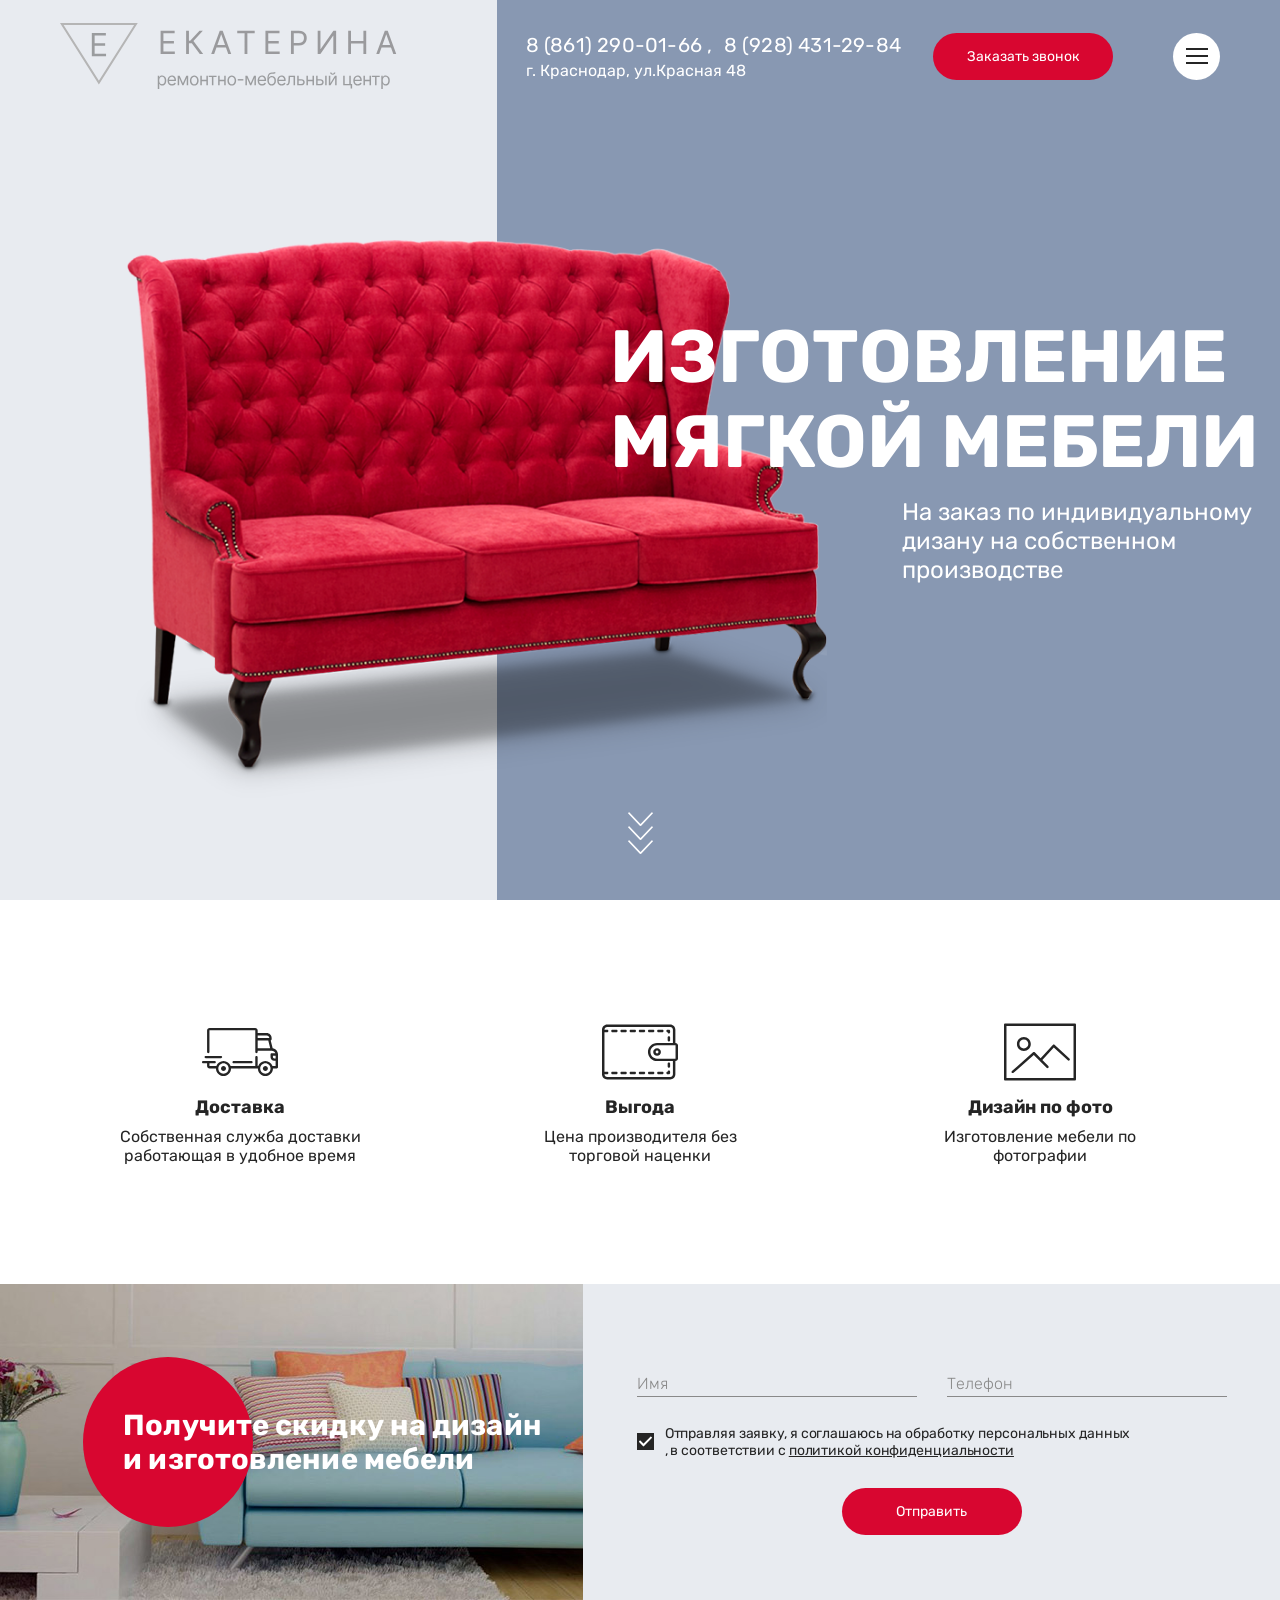
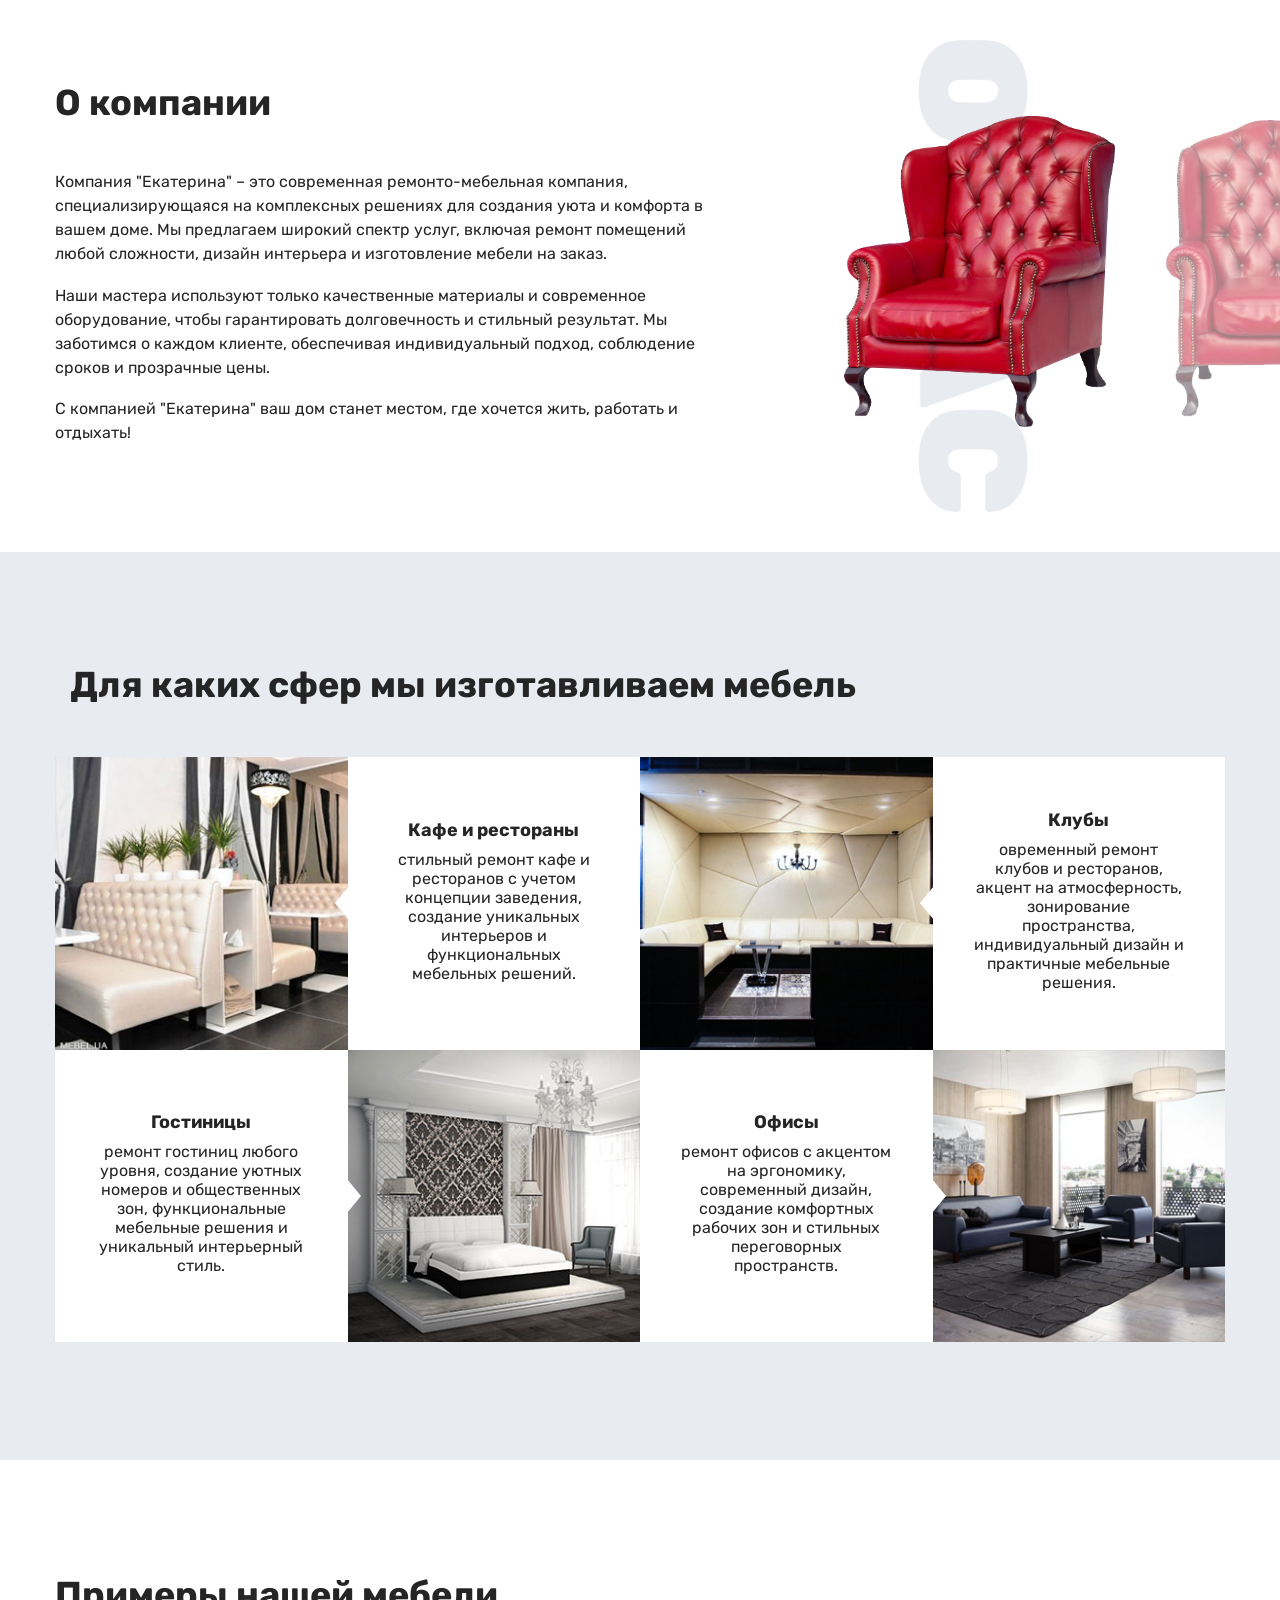
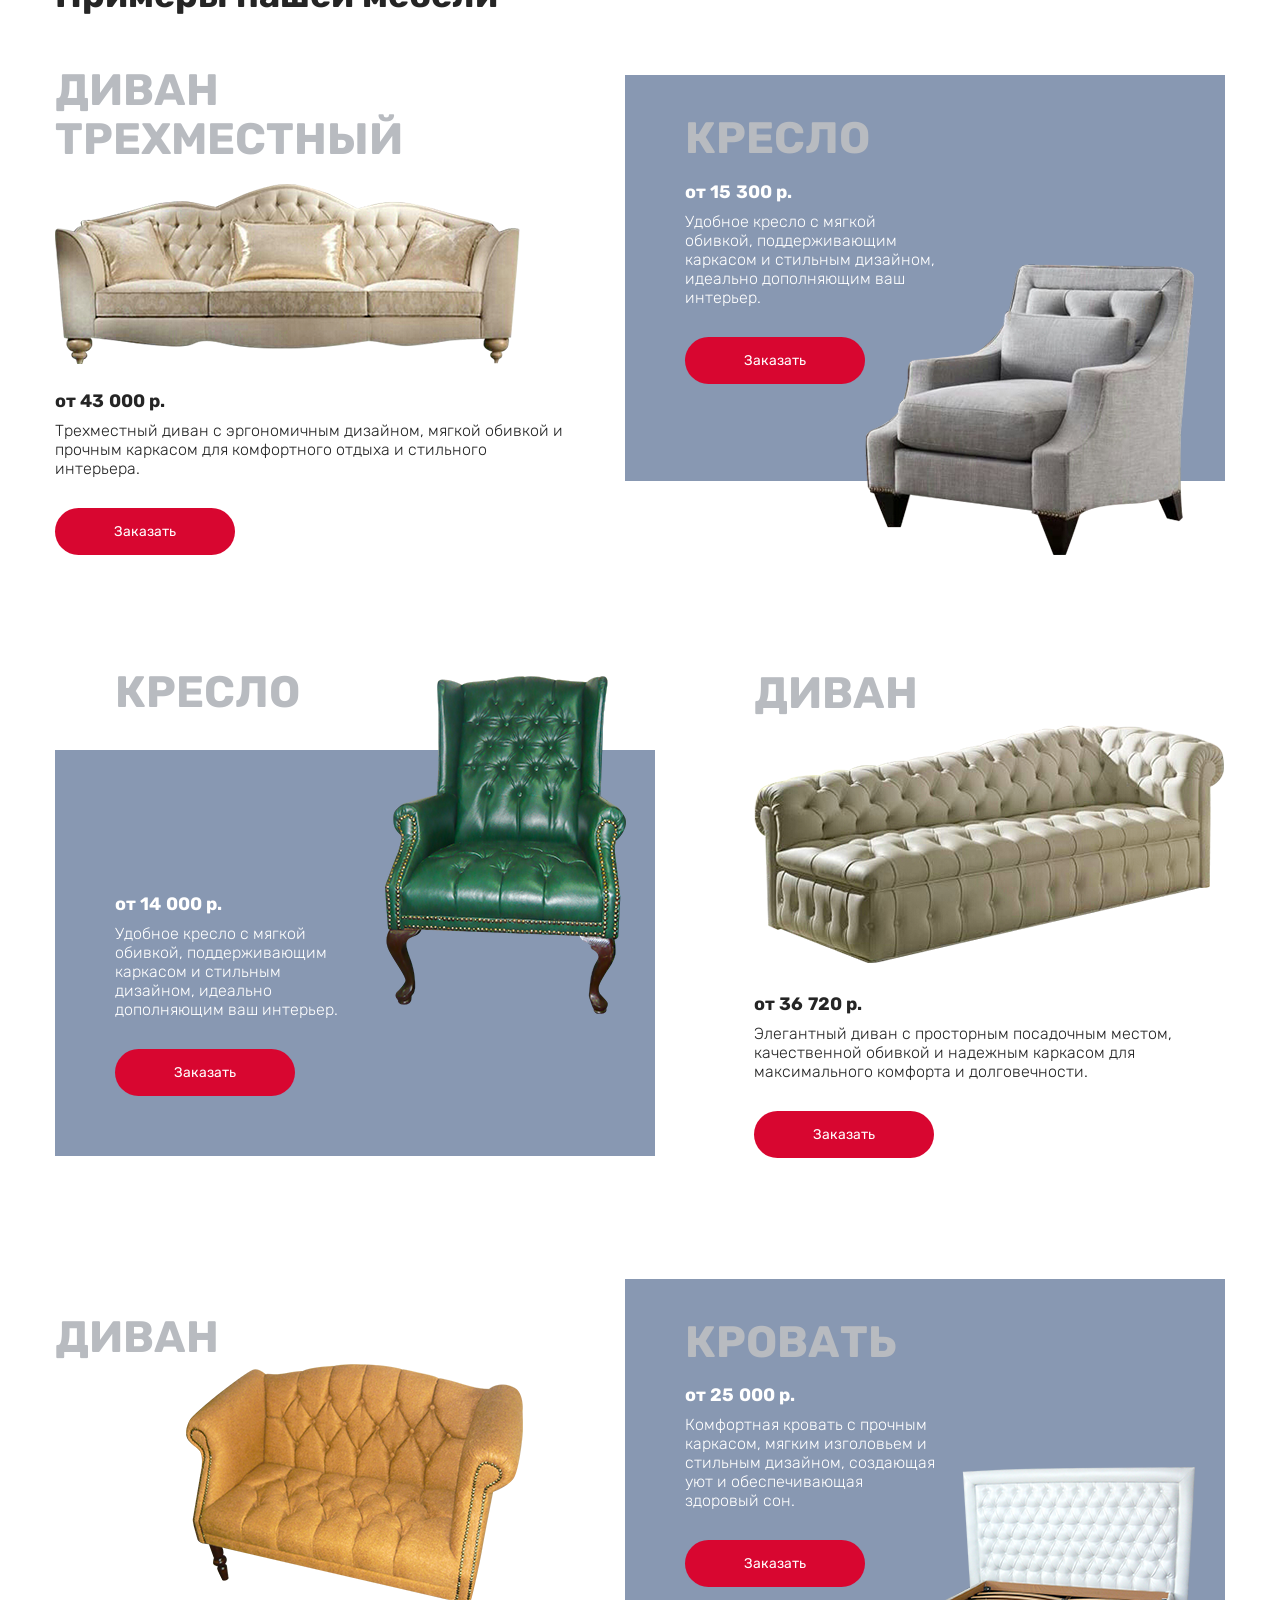
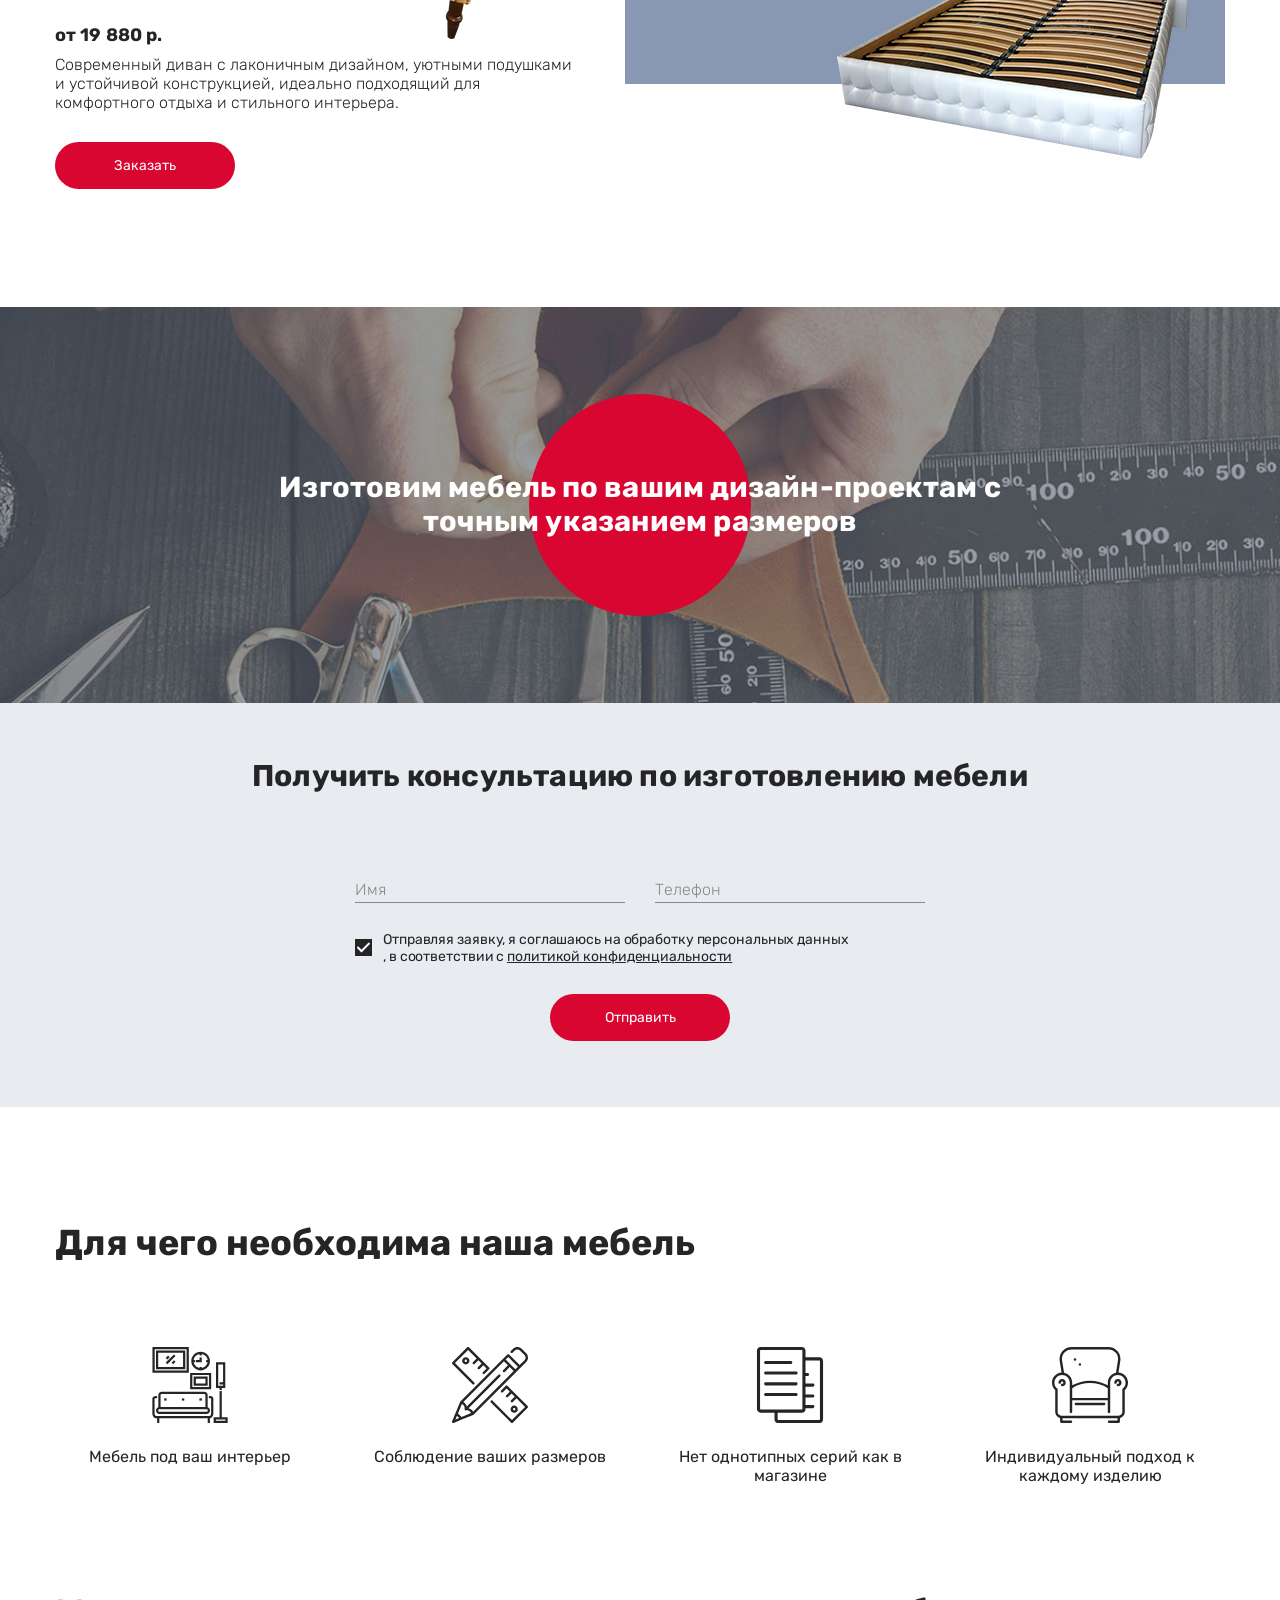
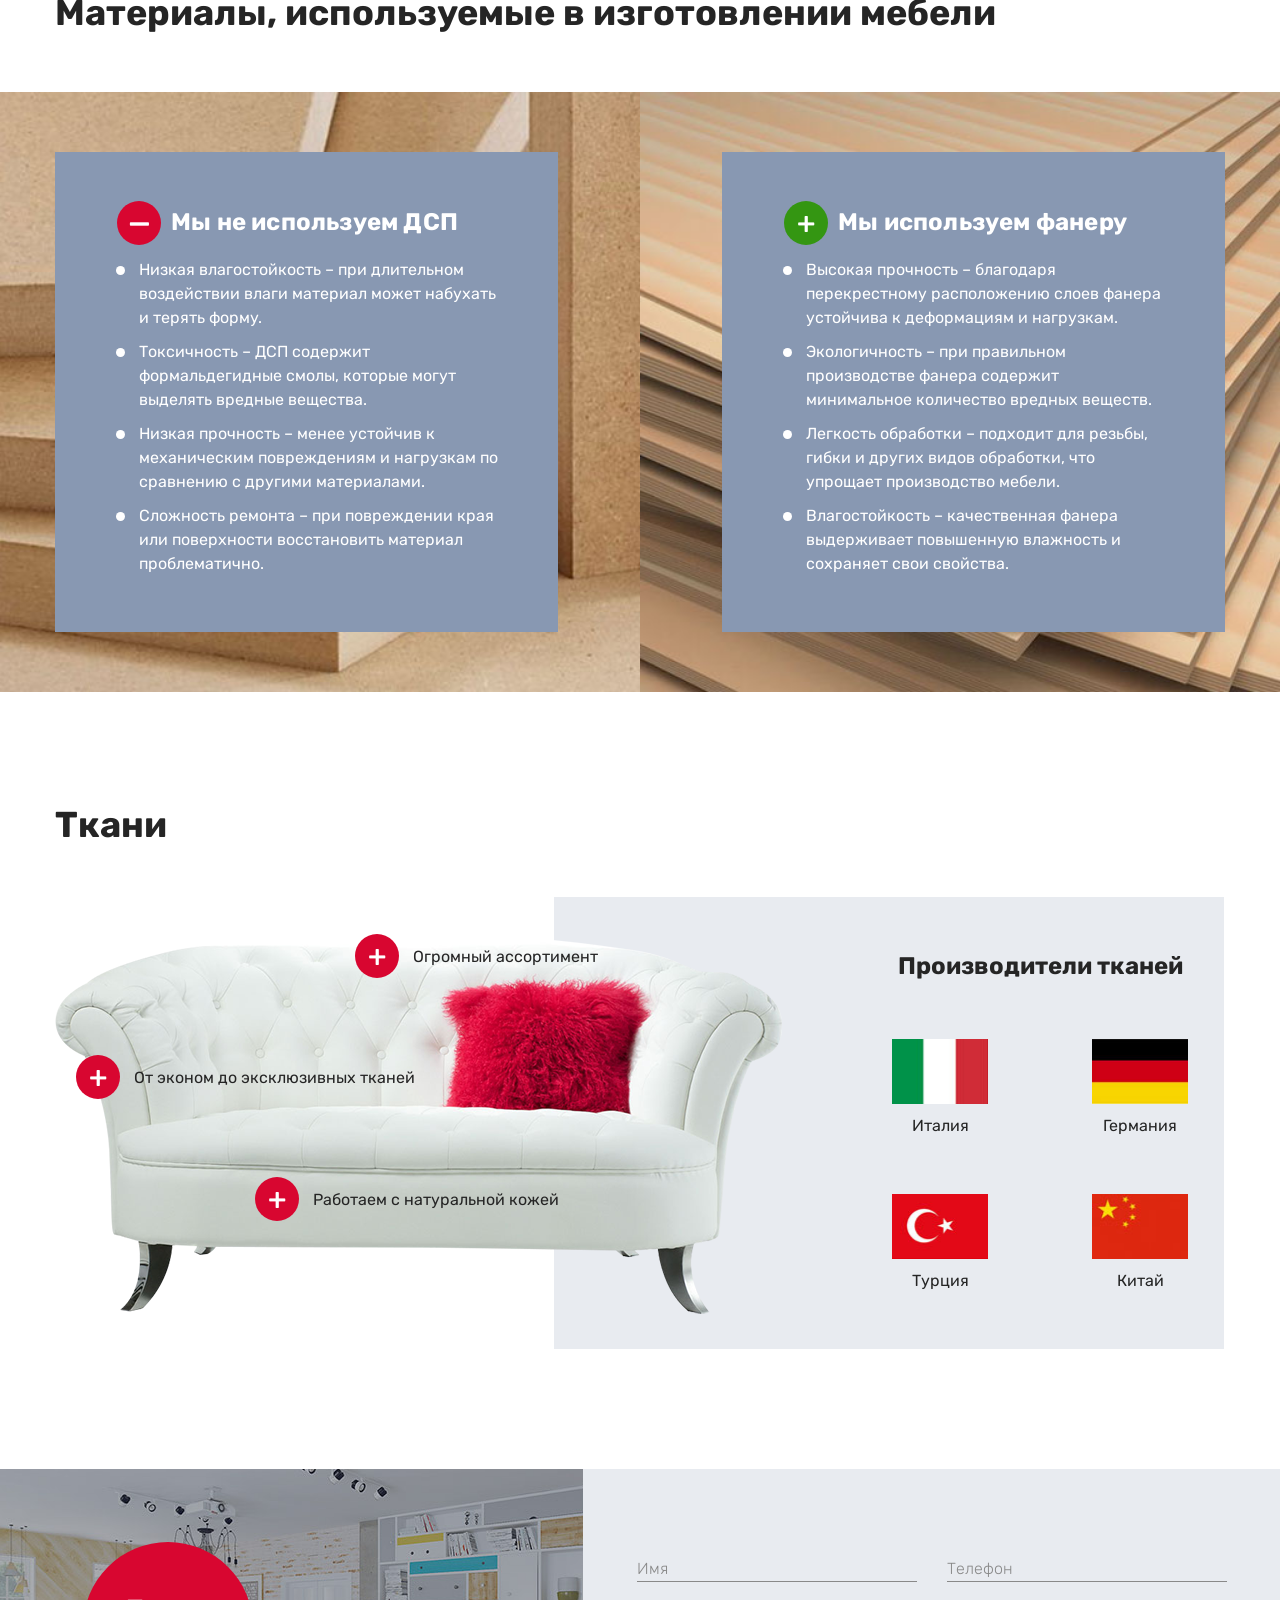
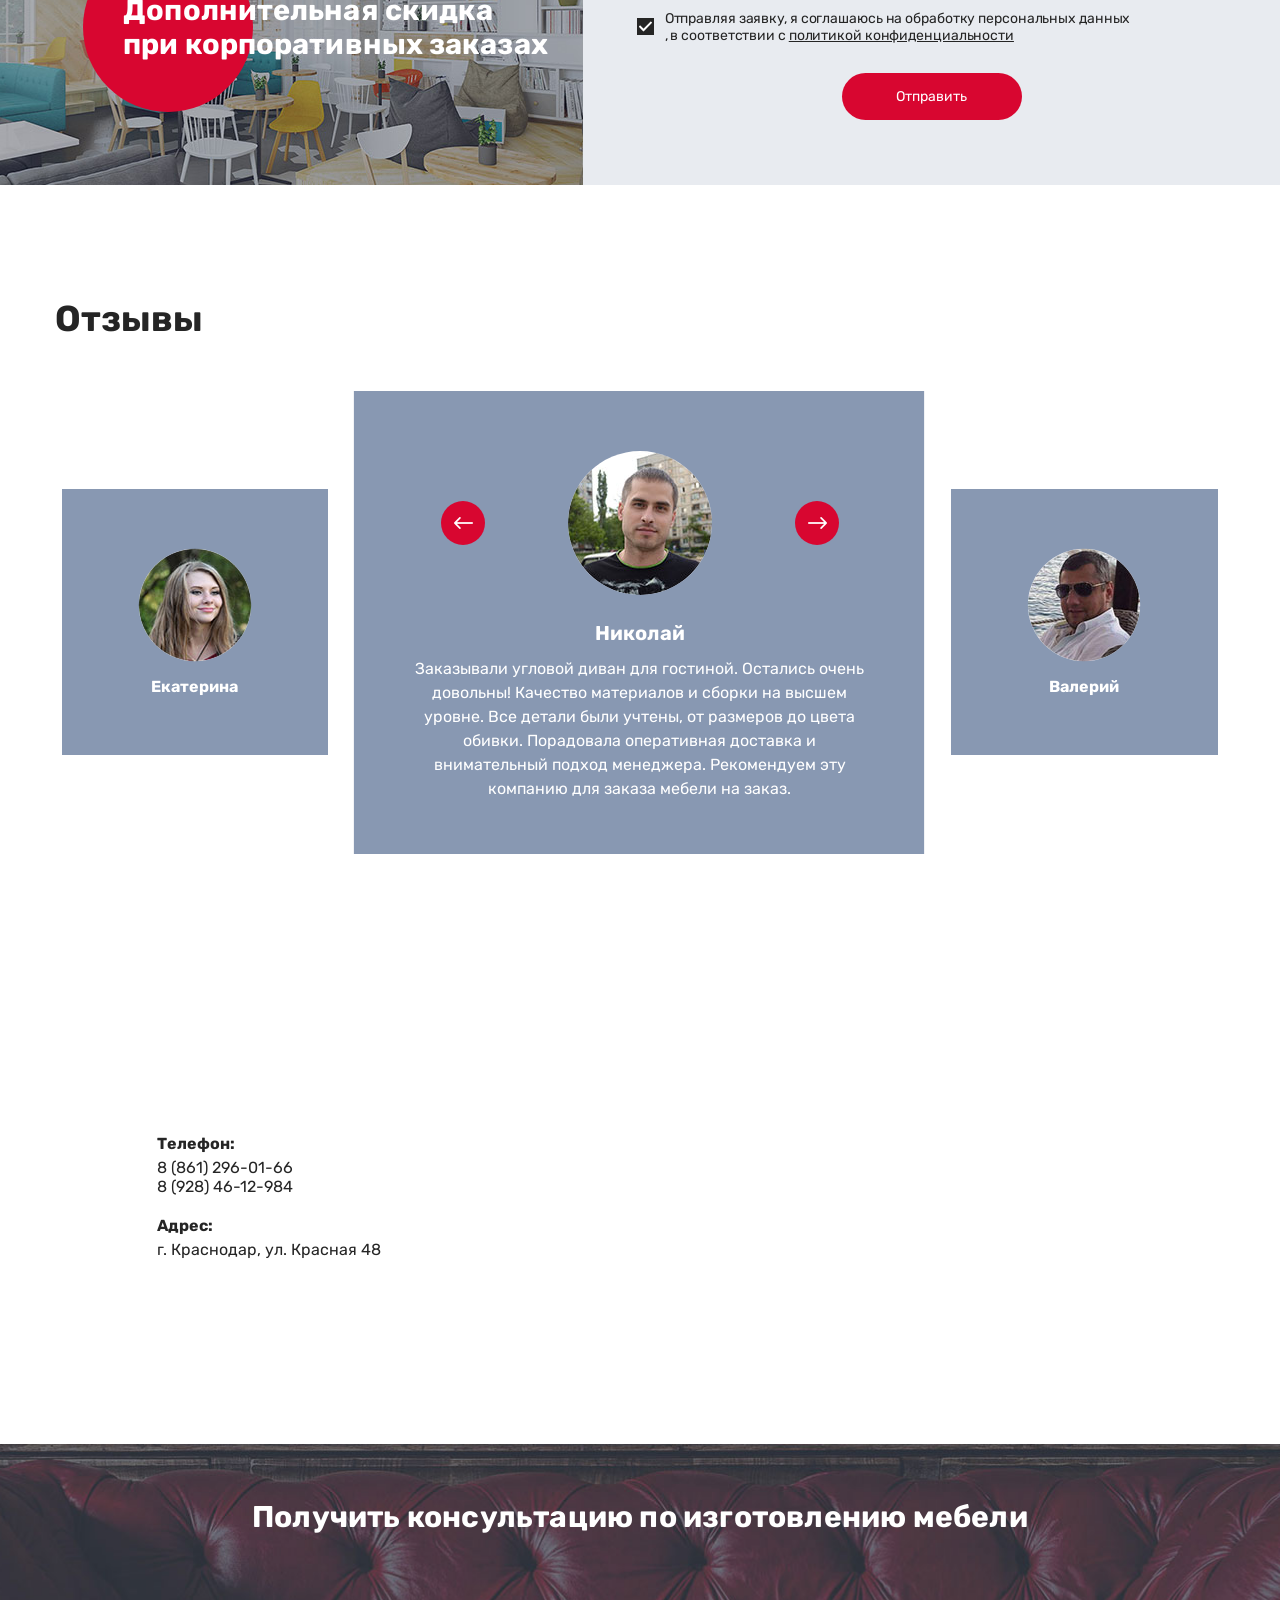
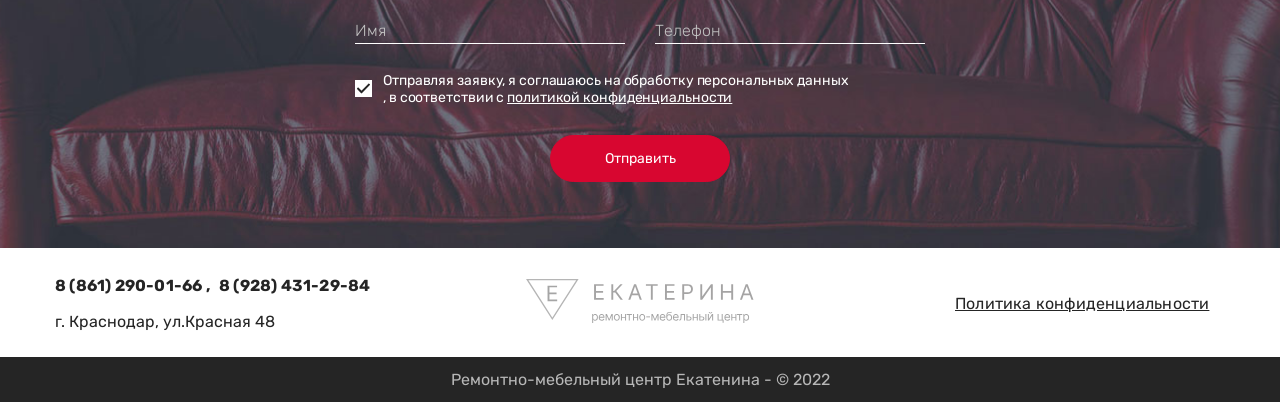
<file: index.html>
<!DOCTYPE html>
<html lang="ru">
<head>
    <meta charset="UTF-8">
    <meta name="viewport" content="width=device-width, initial-scale=1, shrink-to-fit=no">
    <title>Ремонтно-мебельная компания Екатерина</title>
    <link rel="icon" href="img/favicon.png">
    <link rel="stylesheet" type="text/css" href="css/bootstrap.min.css"/>
    <link rel="stylesheet" type="text/css" href="css/bootstrap-reboot-mix.css"/>
    <link rel="stylesheet" type="text/css" href="css/bootstrap-grid.min.css"/>
    <link rel="stylesheet" type="text/css" href="css/textfield/textfield.css"/>
    <link rel="stylesheet" type="text/css" href="css/font.css"/>
    <link rel="stylesheet" type="text/css" href="fonts/font-awesome/css/font-awesome.min.css"/>
    <link rel="stylesheet" type="text/css" href="swiper/swiper.min.css"/>
    <!-- <link rel="stylesheet" type="text/css" href="slick/slick.min.css"/>
    <link rel="stylesheet" type="text/css" href="slick/slick-theme.min.css"/> -->
    <link rel="stylesheet" type="text/css" href="css/style.css"/>
    <link rel="stylesheet" type="text/css" href="css/media.css"/>
    <!-- <script type="text/javascript" src="js/min/material.min.js"></script> -->
    <!-- <script type="text/javascript" src="js/min/textfield.min.js"></script> -->
</head>
<body>  
  






<div class="stscr skrollable skrollable-between" data-0="transform: translate3d(0,0px,0px); opacity: 1" data-1000="transform: translate3d(0,100px,0px); opacity: 0" data-preload-id="preload-image-id-1">
    <div class="header">
      <div class="header__box">
        <a class="header__a" href="index.html">
              <img src="img/ekatlogo.svg" alt="">
          </a>
        <div class="header__right">
          <div class="header__contacts">
            <div class="header__phones-line">
              <a class="header__tel" href="tel:88612900166">8 (861) 290-01-66</a>
              <span class="header__span">,</span>
              <a class="header__tel" href="tel:89284312984">8 (928) 431-29-84</a>
            </div>
            <div class="header__address">
              г. Краснодар, ул.Красная 48
            </div>
          </div>
          <a href="tel:88612900166" class="header__call header__call--r-icon desktop-dn">
                <svg xmlns="http://www.w3.org/2000/svg" xmlns:xlink="http://www.w3.org/1999/xlink" version="1.1" id="Capa_1" x="0px" y="0px" viewBox="0 0 578.1 578.1" style="enable-background:new 0 0 578.1 578.1;" xml:space="preserve" width="100%" height="100%">
                  <style type="text/css">
                    .st044567 {
                      fill: #FFFFFF;
                    }
                  </style>
                  <g>
                    <g>
                      <path class="st044567" d="M577.8,456.1c1.2,9.4-1.6,17.5-8.6,24.5l-81.4,80.8c-3.7,4.1-8.5,7.6-14.4,10.4c-5.9,2.9-11.7,4.7-17.4,5.5    c-0.4,0-1.6,0.1-3.7,0.3c-2,0.2-4.7,0.3-8,0.3c-7.8,0-20.3-1.3-37.6-4s-38.6-9.2-63.6-19.6c-25.1-10.4-53.6-26-85.4-46.8    c-31.8-20.8-65.7-49.4-101.6-85.7c-28.6-28.2-52.2-55.1-71-80.8c-18.8-25.7-33.9-49.5-45.3-71.3c-11.4-21.8-20-41.6-25.7-59.4    s-9.6-33-11.6-45.9s-2.9-22.9-2.4-30.3c0.4-7.3,0.6-11.4,0.6-12.2c0.8-5.7,2.7-11.5,5.5-17.4s6.3-10.7,10.4-14.4L98,8.8    c5.7-5.7,12.2-8.6,19.6-8.6c5.3,0,10,1.5,14.1,4.6s7.5,6.8,10.4,11.3l65.5,124.2c3.7,6.5,4.7,13.7,3.1,21.4s-5.1,14.3-10.4,19.6    l-30,30c-0.8,0.8-1.5,2.1-2.1,4s-0.9,3.4-0.9,4.6c1.6,8.6,5.3,18.4,11,29.4c4.9,9.8,12.4,21.7,22.6,35.8s24.7,30.3,43.5,48.7    c18.4,18.8,34.7,33.4,49,43.8c14.3,10.4,26.2,18.1,35.8,22.9s16.9,7.9,22,8.9l7.6,1.5c0.8,0,2.1-0.3,4-0.9c1.8-0.6,3.2-1.3,4-2.1    l34.9-35.5c7.3-6.5,15.9-9.8,25.7-9.8c6.9,0,12.4,1.2,16.5,3.7h0.6l118.1,69.8C571.1,441.2,576.2,448,577.8,456.1z"
                      />
                    </g>
                  </g>
                </svg>
          </a>
          <!-- <div class="header__call header__call--r-icon desktop-dn">
                <svg xmlns="http://www.w3.org/2000/svg" xmlns:xlink="http://www.w3.org/1999/xlink" version="1.1" id="Capa_1" x="0px" y="0px" viewBox="0 0 578.1 578.1" style="enable-background:new 0 0 578.1 578.1;" xml:space="preserve" width="100%" height="100%">
                  <style type="text/css">
                    .st044567 {
                      fill: #FFFFFF;
                    }
                  </style>
                  <g>
                    <g>
                      <path class="st044567" d="M577.8,456.1c1.2,9.4-1.6,17.5-8.6,24.5l-81.4,80.8c-3.7,4.1-8.5,7.6-14.4,10.4c-5.9,2.9-11.7,4.7-17.4,5.5    c-0.4,0-1.6,0.1-3.7,0.3c-2,0.2-4.7,0.3-8,0.3c-7.8,0-20.3-1.3-37.6-4s-38.6-9.2-63.6-19.6c-25.1-10.4-53.6-26-85.4-46.8    c-31.8-20.8-65.7-49.4-101.6-85.7c-28.6-28.2-52.2-55.1-71-80.8c-18.8-25.7-33.9-49.5-45.3-71.3c-11.4-21.8-20-41.6-25.7-59.4    s-9.6-33-11.6-45.9s-2.9-22.9-2.4-30.3c0.4-7.3,0.6-11.4,0.6-12.2c0.8-5.7,2.7-11.5,5.5-17.4s6.3-10.7,10.4-14.4L98,8.8    c5.7-5.7,12.2-8.6,19.6-8.6c5.3,0,10,1.5,14.1,4.6s7.5,6.8,10.4,11.3l65.5,124.2c3.7,6.5,4.7,13.7,3.1,21.4s-5.1,14.3-10.4,19.6    l-30,30c-0.8,0.8-1.5,2.1-2.1,4s-0.9,3.4-0.9,4.6c1.6,8.6,5.3,18.4,11,29.4c4.9,9.8,12.4,21.7,22.6,35.8s24.7,30.3,43.5,48.7    c18.4,18.8,34.7,33.4,49,43.8c14.3,10.4,26.2,18.1,35.8,22.9s16.9,7.9,22,8.9l7.6,1.5c0.8,0,2.1-0.3,4-0.9c1.8-0.6,3.2-1.3,4-2.1    l34.9-35.5c7.3-6.5,15.9-9.8,25.7-9.8c6.9,0,12.4,1.2,16.5,3.7h0.6l118.1,69.8C571.1,441.2,576.2,448,577.8,456.1z"
                      />
                    </g>
                  </g>
                </svg>
          </div> -->
          <div class="header__call header__call--start"  data-toggle="modal" data-target="#exampleModalLong">
            <span>Заказать звонок</span>
          </div>
          <!-- <div class="menu header__menu">
            <div class="menu__wrap">
              <div class="menu__line menu__line--1"></div>
              <div class="menu__line menu__line--2"></div>
              <div class="menu__line menu__line--3"></div>
            </div>
          </div> --> 
          <div class="menu menu--noload header__menu">
            <div class="menu__wrap">
              <div class="menu__line menu__line--1"></div>
              <div class="menu__line menu__line--2"></div>
              <div class="menu__line menu__line--3"></div>
            </div>
          </div> 

          <!-- <div class="menu__ex-btn-pos"></div> -->
          <!-- <div class="menu header__menu" style="opacity:0;">
            <div class="menu__wrap">
              <div class="menu__line menu__line--1"></div>
              <div class="menu__line menu__line--2"></div>
              <div class="menu__line menu__line--3"></div>
            </div>
          </div> -->

        </div>
      </div>
    </div>
    <div class="stscr__left">
      <div class="stscr__left-box stscr__img-cont">
            <img class="stscr__img" src="img/divan.png" alt="">
        </div>
    </div>
    <div class="stscr__right">
      <div class="stscr__right-box">
          <div class="stscr__reverse">
              <div class="stscr__h">
                Изготовление мягкой мебели
              </div>
              <div class="stscr__text">
                На заказ по индивидуальному дизану на собственном производстве
              </div>
          </div>
      </div>
    </div>
   
    <a href="#abc" class="stscr__scroll-wrapper">
        <div class="stscr__scroll"></div>
        <div class="stscr__scroll"></div>
        <div class="stscr__scroll"></div>
    </a>

    <div class="leftmenu">
          <div class="leftmenu__btn">
              <div class="menu__big-bg"></div>
          </div>
      <div class="leftmenu__box">
          <div class="leftmenu__item">
            <a href="#about" class="leftmenu__link">
              О компании
            </a>
          </div>
          <div class="leftmenu__item">
            <a href="#quad" class="leftmenu__link">
              Сферы использования
            </a>
          </div>
          <div class="leftmenu__item">
            <a href="#asnbl" class="leftmenu__link">
              Примеры мебели
            </a>
          </div>
          <div class="leftmenu__item">
            <a href="#material" class="leftmenu__link">
              Материалы
            </a>
          </div>
          <div class="leftmenu__item">
            <a href="#textile" class="leftmenu__link">
              Ткани
            </a>
          </div>
          <div class="leftmenu__item">
            <a href="#reviews" class="leftmenu__link">
              Отзывы
            </a>
          </div>
          <div class="leftmenu__item">
            <a href="#mapbg" class="leftmenu__link">
              Контакты
            </a>
          </div>
      </div>
    </div>
    
</div>


<!-- <div class="parallax-container"> -->

<div class="plus">
   <div class="container">
     <div class="row">
       <div class="col-xl-4 col-lg-4 col-md-4 col-sm-4 col-12">
          <div class="plus__item">
            <div class="plus__image plus__image--1"></div>
            <div class="plus__item-h">Доставка</div>
            <div class="plus__item-text">
                Собственная служба доставки работающая в удобное время
            </div>
          </div>
       </div>
       <div class="col-xl-4 col-lg-4 col-md-4 col-sm-4 col-12">
          <div class="plus__item">
            <div class="plus__image plus__image--2"></div>
            <div class="plus__item-h">Выгода</div>
            <div class="plus__item-text">
              Цена производителя без торговой наценки
            </div>
          </div>
       </div>
       <div class="col-xl-4 col-lg-4 col-md-4 col-sm-4 col-12">
          <div class="plus__item">
            <div class="plus__image plus__image--3"></div>
            <div class="plus__item-h">Дизайн по фото</div>
            <div class="plus__item-text">
                Изготовление мебели по фотографии
            </div>
          </div>
       </div>
     </div>
   </div>
</div>

<div class="formline">
  <div class="formline__left" style="background-image:url(img/form-1.jpg);">
      <div class="formline__left-box">
        <div class="formline__h-text">
          <span>Получите скидку на дизайн и изготовление мебели</span>
        </div>
      </div>
  </div>
  <div class="formline__right">
      <div class="formline__right-box">

            <form class="light-form" action="">
            
                <div class="light-form__input-line">
                    <div class="light-form__input-wrap">
                      <div class="mdl-textfield mdl-js-textfield mdl-textfield--floating-label light-form__code">
                        <input class="mdl-textfield__input light-form__code-input" type="text" id="sample20">
                        <label class="mdl-textfield__label light-form__code-label" for="sample20">Имя</label>
                      </div>
                    </div>
                    <div class="light-form__input-wrap">
                        <div class="mdl-textfield mdl-js-textfield mdl-textfield--floating-label light-form__code">
                        <input class="mdl-textfield__input light-form__code-input" type="text" id="sample21">
                        <label class="mdl-textfield__label light-form__code-label" for="sample21">Телефон</label>
                      </div>
                    </div>
                </div>
                <div class="sendform__privacy">
                  <div class="js-form-item privacy__line">
                    <div class="privacy__checkbox-wrap">
                      <input type="checkbox" name="" value="1" checked="checked" class="privacy__checkbox sendform__checkbox">
                    </div>
                    <div class="privacy__text">
                      Отправляя заявку, я соглашаюсь на обработку персональных данных , в соответствии с <a href="privacy.html" target="_blank">политикой конфиденциальности</a>
                    </div>
                  </div>
                </div>
                <div class="tac light-form__btn-wrap">
                    <button class="header__call llight-form__button"><span>Отправить</span></button>
                </div>
            </form>

      </div>
  </div>
</div>

<div class="about" id="about">
  <div class="container">
    <div class="row">
        <div class="col-xl-7 col-lg-7 col-md-12">
          <div class="about__h about__h--position">О компании</div>
          <div class="about__textarea">
            <p>
              Компания "Екатерина" – это современная ремонто-мебельная компания, специализирующаяся на комплексных решениях для создания уюта и комфорта в вашем доме. Мы предлагаем широкий спектр услуг, включая ремонт помещений любой сложности, дизайн интерьера и изготовление мебели на заказ.
            </p>
            <p>
              Наши мастера используют только качественные материалы и современное оборудование, чтобы гарантировать долговечность и стильный результат. Мы заботимся о каждом клиенте, обеспечивая индивидуальный подход, соблюдение сроков и прозрачные цены.
            </p>
            <p>
              С компанией "Екатерина" ваш дом станет местом, где хочется жить, работать и отдыхать!
            </p>
          </div>
        </div>
       
        </div>
      </div>
      
    <img class="stscr__vrt-img about__vrt" src="img/vh-2.png" alt="">
    <div class="about__divan tta"></div>

</div>





<div class="quad" id="quad">
  <div class="container">
    <div class="row no-gutters">
      <div class="col-xl-12">
          <div class="about__h about__h--position quad__h">Для каких сфер мы изготавливаем мебель</div>
      </div>
      <div class="col-xl-6 offset-xl-0 col-lg-8 offset-lg-2 col-md-10 offset-md-1 col-sm-6 col-12">
        <div class="quad__item">
            <div class="quad__top" style="background-image:url(img/1.jpg);"></div>
            <div class="quad__bottom">
              <div>
                <div class="quad__item-h">Кафе и рестораны</div>
                <div class="quad__item-text">стильный ремонт кафе и ресторанов с учетом концепции заведения, создание уникальных интерьеров и функциональных мебельных решений.</div>
              </div>
            </div>
        </div>
      </div>
      <div class="col-xl-6 offset-xl-0 col-lg-8 offset-lg-2 col-md-10 offset-md-1 col-sm-6 col-12">
        <div class="quad__item">
            <div class="quad__top" style="background-image:url(img/2.jpg);"></div>
            <div class="quad__bottom">
              <div>
                <div class="quad__item-h">Клубы</div>
                <div class="quad__item-text">овременный ремонт клубов и ресторанов, акцент на атмосферность, зонирование пространства, индивидуальный дизайн и практичные мебельные решения.</div>
              </div>
            </div>
        </div>
      </div>
      <div class="col-xl-6 offset-xl-0 col-lg-8 offset-lg-2 col-md-10 offset-md-1 col-sm-6 col-12">
        <div class="quad__item quad__item--reverse">
            <div class="quad__top" style="background-image:url(img/3.jpg);"></div>
            <div class="quad__bottom">
              <div>
                <div class="quad__item-h">Гостиницы</div>
                <div class="quad__item-text">ремонт гостиниц любого уровня, создание уютных номеров и общественных зон, функциональные мебельные решения и уникальный интерьерный стиль.
</div>
              </div>
            </div>
        </div>
      </div>
      <div class="col-xl-6 offset-xl-0 col-lg-8 offset-lg-2 col-md-10 offset-md-1 col-sm-6 col-12">
        <div class="quad__item quad__item--reverse">
            <div class="quad__top" style="background-image:url(img/4.jpg);"></div>
            <div class="quad__bottom">
              <div>
                <div class="quad__item-h">Офисы</div>
                <div class="quad__item-text">ремонт офисов с акцентом на эргономику, современный дизайн, создание комфортных рабочих зон и стильных переговорных пространств.</div>
              </div>
            </div>
        </div>
      </div>
    </div>
  </div>
</div>




<div class="asnbl" id="asnbl">
  <div class="container">
    <div class="row">
      <div class="col-xl-12 asnbl__o1">
        <div class="about__h about__h--position asnbl__h">Примеры нашей мебели</div>
      </div>
      <div class="col-xl-6 col-lg-6 col-md-12 col-sm-12 col-12 asnbl__o2">
        <div class="asnbl__item asnbl__item--1">
          <div class="asnbl__item-name">
            Диван трехместный
          </div>
          <img src="img/asnc-1.png" alt="" class="asnbl__item-image  asnbl__item-image--1">
          <div class="asnbl__item-price">от 43 000 р.</div>
          <div class="asnbl__item-text">Трехместный диван с эргономичным дизайном, мягкой обивкой и прочным каркасом для комфортного отдыха и стильного интерьера.</div>
          <div class="header__call asnbl__item-btn" data-toggle="modal" data-target="#exampleModalLong2">
            <span>Заказать</span>
          </div>
        </div>
      </div>
      <div class="col-xl-6 col-lg-6 col-md-12 col-sm-12 col-12 asnbl__o3">
        <div class="asnbl__item asnbl__item--blue asnbl__item--2">
          <div class="asnbl__item-name">
            Кресло
          </div>
          <div class="asnbl__item-price">от 15 300 р.</div>
          <div class="asnbl__item-text">Удобное кресло с мягкой обивкой, поддерживающим каркасом и стильным дизайном, идеально дополняющим ваш интерьер.</div>
  
          <div class="header__call asnbl__item-btn" data-toggle="modal" data-target="#exampleModalLong2">
            <span>Заказать</span>
          </div>
          <img src="img/asnc-2.png" alt="" class="asnbl__item-image asnbl__item-image--2">
        </div>
      </div>
      <div class="col-xl-6 col-lg-6 col-md-12 col-sm-12 col-12 asnbl__o5">
        <div class="asnbl__item asnbl__item--blue asnbl__item--3">
          <div class="asnbl__item-name">
            Кресло
          </div>
          <img src="img/asnc-3.png" alt="" class="asnbl__item-image asnbl__item-image--3">
          <div class="asnbl__item-price">от 14 000 р.</div>
          <div class="asnbl__item-text">Удобное кресло с мягкой обивкой, поддерживающим каркасом и стильным дизайном, идеально дополняющим ваш интерьер.</div>
          <div class="header__call asnbl__item-btn" data-toggle="modal" data-target="#exampleModalLong2">
            <span>Заказать</span>
          </div>
        </div>
      </div>
      <div class="col-xl-6 col-lg-6 col-md-12 col-sm-12 col-12 asnbl__o4">
        <div class="asnbl__item asnbl__item--4">
          <div class="asnbl__item-name">
            Диван
          </div>
          <img src="img/asnc-4.png" alt="" class="asnbl__item-image asnbl__item-image--4">
          <div class="asnbl__item-price">от 36 720 р.</div>
          <div class="asnbl__item-text">Элегантный диван с просторным посадочным местом, качественной обивкой и надежным каркасом для максимального комфорта и долговечности.</div>

          <div class="header__call asnbl__item-btn" data-toggle="modal" data-target="#exampleModalLong2">
            <span>Заказать</span>
          </div>
        </div>
      </div>
      <div class="col-xl-6 col-lg-6 col-md-12 col-sm-12 col-12 asnbl__o6">
        <div class="asnbl__item asnbl__item--5">
          <div class="asnbl__item-name">
            Диван 
          </div>
          <img src="img/asnc-5.png" alt="" class="asnbl__item-image asnbl__item-image--5">
          <div class="asnbl__item-price">от 19 880 р.</div>
          <div class="asnbl__item-text">Современный диван с лаконичным дизайном, уютными подушками и устойчивой конструкцией, идеально подходящий для комфортного отдыха и стильного интерьера.</div>
          <div class="header__call asnbl__item-btn" data-toggle="modal" data-target="#exampleModalLong2">
            <span>Заказать</span>
          </div>
        </div>
      </div>
      <div class="col-xl-6 col-lg-6 col-md-12 col-sm-12 col-12 asnbl__o7">
        <div class="asnbl__item asnbl__item--blue asnbl__item--6">
          <div class="asnbl__item-name">
            Кровать
          </div>
          <div class="asnbl__item-price">от 25 000 р.</div>
          <div class="asnbl__item-text">Комфортная кровать с прочным каркасом, мягким изголовьем и стильным дизайном, создающая уют и обеспечивающая здоровый сон.</div>

          <div class="header__call asnbl__item-btn" data-toggle="modal" data-target="#exampleModalLong2">
            <span>Заказать</span>
          </div>
          <img src="img/asnc-6.png" alt="" class="asnbl__item-image asnbl__item-image--6">
        </div>
      </div>

    </div>
  </div>
</div>






<div class="landblock" id="landblock" style="background-image:url(img/landblock.jpg);">
  <div class="container">
    <div class="row">
      <div class="col-xl-12">
          <div class="formline__h-text landblock__text">
            <span>Изготовим мебель по вашим дизайн-проектам с точным указанием размеров</span>
          </div>
      </div>
    </div>
  </div>
</div>

<div class="consult" id="consult">
  <div class="container">
      <div class="row">
          <div class="col-xl-12">
              <div class="about__h about__h--position consult__h">Получить консультацию по изготовлению мебели</div>
          </div>
          <div class="col-lg-6 offset-lg-3 col-md-12 offset-md-0">
              <form class="light-form" action="">
                  <div class="light-form__input-line">
                      <div class="light-form__input-wrap">
                        <div class="mdl-textfield mdl-js-textfield mdl-textfield--floating-label light-form__code">
                          <input class="mdl-textfield__input light-form__code-input" type="text" id="sample20">
                          <label class="mdl-textfield__label light-form__code-label" for="sample20">Имя</label>
                        </div>
                      </div>
                      <div class="light-form__input-wrap">
                          <div class="mdl-textfield mdl-js-textfield mdl-textfield--floating-label light-form__code">
                          <input class="mdl-textfield__input light-form__code-input" type="text" id="sample21">
                          <label class="mdl-textfield__label light-form__code-label" for="sample21">Телефон</label>
                        </div>
                      </div>
                  </div>
                  <div class="sendform__privacy">
                    <div class="js-form-item privacy__line">
                      <div class="privacy__checkbox-wrap">
                        <input type="checkbox" name="" value="1" checked="checked" class="privacy__checkbox sendform__checkbox">
                      </div>
                      <div class="privacy__text">
                        Отправляя заявку, я соглашаюсь на обработку персональных данных , в соответствии с <a href="privacy.html" target="_blank">политикой конфиденциальности</a>
                      </div>
                    </div>
                  </div>
                  <div class="tac light-form__btn-wrap">
                      <button class="header__call llight-form__button"><span>Отправить</span></button>
                  </div>
              </form>
          </div>
      </div>
  </div>
</div>


<div class="plus plus--for" id="plus--for">
  <div class="container">
    <div class="row">
      <div class="col-xl-12">
        <div class="about__h plus__h">Для чего необходима наша мебель</div>
      </div>
      <div class="col-xl-3 col-lg-3 col-md-3 col-sm-6 col-6">
        <div class="plus__item">
          <div class="plus__image plus__image--4"></div>
    
          <div class="plus__item-text">
            Мебель под ваш интерьер
          </div>
        </div>
      </div>
      <div class="col-xl-3 col-lg-3 col-md-3 col-sm-6 col-6">
        <div class="plus__item">
          <div class="plus__image plus__image--5"></div>
        
          <div class="plus__item-text">
            Соблюдение ваших размеров
          </div>
        </div>
      </div>
      <div class="col-xl-3 col-lg-3 col-md-3 col-sm-6 col-6">
        <div class="plus__item">
          <div class="plus__image plus__image--6"></div>
        
          <div class="plus__item-text">
            Нет однотипных серий как в магазине
          </div>
        </div>
      </div>
      <div class="col-xl-3 col-lg-3 col-md-3 col-sm-6 col-6">
        <div class="plus__item">
          <div class="plus__image plus__image--7"></div>
        
          <div class="plus__item-text">
            Индивидуальный подход к каждому изделию
          </div>
        </div>
      </div>
      <div class="col-xl-12">
          <div class="about__h plus__h-end">Материалы, используемые в изготовлении мебели</div> 
      </div>
    </div>
  </div>
</div>


<div class="material" id="material">
    <div class="container-fluid">
      <div class="row">
        <div class="col-xl-6 col-lg-6 col-md-6 col-sm-12 col-12 material__bg" style="background-image:url(img/material-1.jpg);">
          <div class="material__sm-box material__sm-box--reverse">
              <div class="material__item">
                <div class="material__icon-line">
                  <div class="material__icon material__icon--red">—</div>
                  <div class="material__icon-text">Мы не используем ДСП</div>
                </div>
                <ul>
                    <li>
                      Низкая влагостойкость – при длительном воздействии влаги материал может набухать и терять форму.
                    </li>
                    <li>
                     Токсичность – ДСП содержит формальдегидные смолы, которые могут выделять вредные вещества.
                    </li>
                    <li>
                      Низкая прочность – менее устойчив к механическим повреждениям и нагрузкам по сравнению с другими материалами.
                    </li>
                    <li>
                      Сложность ремонта – при повреждении края или поверхности восстановить материал проблематично.
                    </li>
                </ul>

              </div>
          </div>
        </div>
         
        <div class="col-xl-6 col-lg-6 col-md-6 col-sm-12 col-12 material__bg" style="background-image:url(img/material-2.jpg);">
          <div class="material__sm-box">
              <div class="material__item">
                <div class="material__icon-line">
                  <div class="material__icon material__icon--green">+</div>
                  <div class="material__icon-text">Мы используем фанеру</div>
                </div>
                <ul>
                    <li>
                      Высокая прочность – благодаря перекрестному расположению слоев фанера устойчива к деформациям и нагрузкам.
                    </li>
                    <li>
                     Экологичность – при правильном производстве фанера содержит минимальное количество вредных веществ.
                    </li>
                    <li>
                      Легкость обработки – подходит для резьбы, гибки и других видов обработки, что упрощает производство мебели.
                    </li>
                    <li>
                      Влагостойкость – качественная фанера выдерживает повышенную влажность и сохраняет свои свойства.
                    </li>
                </ul>

              </div>
          </div>
        </div>
         
      </div>
    </div>
</div>


<div class="textile" id="textile">
  <div class="container">
    <div class="row">
      <div class="col-xl-12">
    
          <div class="about__h textile__h">Ткани</div>
      </div>
      <div class="col-xl-8 col-lg-12 col-md-12 col-sm-12 col-12 align-self-center">
          <div class="textile__img" style="background-image:url(img/divan-plus.png);">
            <div class="material__icon-line textile__line  textile__line--1">
              <div class="material__icon material__icon--red">+</div>
              <div class="textile__text">Огромный ассортимент</div>
            </div>
            <div class="material__icon-line textile__line  textile__line--2">
              <div class="material__icon material__icon--red">+</div>
              <div class="textile__text">От эконом до эксклюзивных тканей</div>
            </div>
            <div class="material__icon-line textile__line  textile__line--3">
              <div class="material__icon material__icon--red">+</div>
              <div class="textile__text">Работаем с натуральной кожей</div>
            </div>
          </div>
      </div>
      <div class="col-xl-4 col-lg-12 col-md-12 col-sm-12 col-12 p-r">
          <div class="textile__grey-bg"></div>
          <div class="row">
            <div class="col-xl-12">
              <div class="textile__state-h">Производители тканей</div>
            </div>
            <div class="col-xl-6 col-6">
                <div class="textile__state-img" style="background-image:url(img/flag-1.jpg);"></div>
                <div class="textile__state-name">Италия</div>
            </div>
            <div class="col-xl-6 col-6">
                <div class="textile__state-img" style="background-image:url(img/flag-2.jpg);"></div>
                <div class="textile__state-name">Германия</div>
            </div>
            <div class="col-xl-6 col-6">
                <div class="textile__state-img" style="background-image:url(img/flag-3.jpg);"></div>
                <div class="textile__state-name">Турция</div>
            </div>
            <div class="col-xl-6 col-6">
                <div class="textile__state-img" style="background-image:url(img/flag-4.jpg);"></div>
                <div class="textile__state-name">Китай</div>
            </div>
          </div>
      </div>
    </div>
  </div>
</div>

<div class="formline">
  <div class="formline__left" style="background-image:url(img/form-2.jpg);">
    <div class="formline__left-box">
      <div class="formline__h-text">
        <span>Дополнительная скидка при корпоративных заказах</span>
      </div>
    </div>
  </div>
  <div class="formline__right">
    <div class="formline__right-box">

      <form class="light-form" action="">
        <div class="light-form__input-line">
          <div class="light-form__input-wrap">
            <div class="mdl-textfield mdl-js-textfield mdl-textfield--floating-label light-form__code">
              <input class="mdl-textfield__input light-form__code-input" type="text" id="sample24">
              <label class="mdl-textfield__label light-form__code-label" for="sample24">Имя</label>
            </div>
          </div>
          <div class="light-form__input-wrap">
            <div class="mdl-textfield mdl-js-textfield mdl-textfield--floating-label light-form__code">
              <input class="mdl-textfield__input light-form__code-input" type="text" id="sample25">
              <label class="mdl-textfield__label light-form__code-label" for="sample25">Телефон</label>
            </div>
          </div>
        </div>
        <div class="sendform__privacy">
          <div class="js-form-item privacy__line">
            <div class="privacy__checkbox-wrap">
              <input type="checkbox" name="" value="1" checked="checked" class="privacy__checkbox sendform__checkbox">
            </div>
            <div class="privacy__text">
              Отправляя заявку, я соглашаюсь на обработку персональных данных , в соответствии с <a href="privacy.html" target="_blank">политикой конфиденциальности</a>
            </div>
          </div>
        </div>
        <div class="tac light-form__btn-wrap">
          <button class="header__call llight-form__button"><span>Отправить</span></button>
        </div>
      </form>

    </div>
  </div>
</div>



<div class="reviews" id="reviews">
    <div class="container">
      <div class="row">
        <div class="col-xl-12">
            <div class="about__h reviews__h">Отзывы</div>
        </div>
        <div class="col-xl-12">
            <div class="reviews__slider-wrapper">
              <div class="swiper-container reviews__slider js--slider-screen">
                <div class="swiper-wrapper">
                    <div class="swiper-slide">
                      <div class="reviews__item">
                        <div class="reviews__image" style="background-image:url(img/otz-1.jpg);"></div>
                        <div class="reviews__name">Николай</div>
                        <div class="reviews__text">
                            Заказывали угловой диван для гостиной. Остались очень довольны! Качество материалов и сборки на высшем уровне. Все детали были учтены, от размеров до цвета обивки. Порадовала оперативная доставка и внимательный подход менеджера. Рекомендуем эту компанию для заказа мебели на заказ.
                        </div>
                      </div>
                    </div>
                    <div class="swiper-slide">
                      <div class="reviews__item">
                        <div class="reviews__image" style="background-image:url(img/otz-2.jpg);"></div>
                        <div class="reviews__name">Валерий</div>
                        <div class="reviews__text">
                            Спасибо за нашу потрясающую кухню! Никогда не думала, что функциональность и красота могут так идеально сочетаться. Все полочки, шкафчики – просто мечта хозяйки. Мастера не только сделали все быстро, но и дали полезные советы. Теперь готовить – одно удовольствие!
                        </div>
                      </div>
                    </div>
                    <div class="swiper-slide">
                      <div class="reviews__item">
                        <div class="reviews__image" style="background-image:url(img/otz-3.jpg);"></div>
                        <div class="reviews__name">Екатерина</div>
                        <div class="reviews__text">
                           Заказывали мебель для нового офиса. Все сделано четко по проекту: рабочие места, шкафы и зона отдыха выглядят современно и стильно. Качество на уровне, доставка в срок. Благодарим за профессионализм!
                        </div>
                      </div>
                    </div>
 
                </div>
              
              </div>
                  <div class="swiper-button-prev reviews__arr reviews__prev js--slider-prev"></div>
                  <div class="swiper-button-next reviews__arr reviews__next js--slider-next"></div>
            </div>
        </div>
      </div>
    </div>
</div>



<div class="mapbg" id="mapbg">
  <div class="mapbg__block">
    <div class="mapbg__item">
      <div class="mapbg__item-h">
        Телефон:
      </div>
      <div>
        <a class="mapbg__item-text" href="tel:88612900166">8 (861) 296-01-66</a>
      </div>
      <div>
        <a class="mapbg__item-text" href="tel:89284312984">8 (928) 46-12-984</a>
      </div>
    </div>
    <div class="mapbg__item">
      <div class="mapbg__item-h">
        Адрес:
      </div>
      <div>
        <div class="mapbg__item-text">г. Краснодар, ул. Красная 48</div>
      </div>
    </div>
  </div>

  <div id="map"></div>
</div>




<div class="consult consult--bg consult--white" style="background-image:url(img/form-3.jpg);">
  <div class="container">
    <div class="row">
      <div class="col-xl-12">
        <div class="about__h about__h--position consult__h">Получить консультацию по изготовлению мебели</div>
      </div>
      <div class="col-lg-6 offset-lg-3 col-md-12 offset-md-0">
        <form class="light-form" action="">
          <div class="light-form__input-line">
            <div class="light-form__input-wrap">
              <div class="mdl-textfield mdl-js-textfield mdl-textfield--floating-label light-form__code">
                <input class="mdl-textfield__input light-form__code-input" type="text" id="sample20">
                <label class="mdl-textfield__label light-form__code-label" for="sample20">Имя</label>
              </div>
            </div>
            <div class="light-form__input-wrap">
              <div class="mdl-textfield mdl-js-textfield mdl-textfield--floating-label light-form__code">
                <input class="mdl-textfield__input light-form__code-input" type="text" id="sample21">
                <label class="mdl-textfield__label light-form__code-label" for="sample21">Телефон</label>
              </div>
            </div>
          </div>
          <div class="sendform__privacy">
            <div class="js-form-item privacy__line">
              <div class="privacy__checkbox-wrap">
                <input type="checkbox" name="" value="1" checked="checked" class="privacy__checkbox sendform__checkbox">
              </div>
              <div class="privacy__text">
                Отправляя заявку, я соглашаюсь на обработку персональных данных , в соответствии с <a href="privacy.html"
                  target="_blank">политикой конфиденциальности</a>
              </div>
            </div>
          </div>
          <div class="tac light-form__btn-wrap">
            <button class="header__call light-form__button"><span>Отправить</span></button>
          </div>
        </form>
      </div>
    </div>
  </div>
</div>



<footer class="footer">
  <div class="container">
    <div class="row">
      <div class="col-xl-4 col-lg-4 col-md-4 col-sm-12 col-12 align-self-center">
        <div class="header__phones-line footer__phones-line">
          <a class="header__tel footer__tel" href="tel:88612900166">8 (861) 290-01-66</a>
          <span class="header__span footer__span">,</span>
          <a class="header__tel footer__tel" href="tel:89284312984">8 (928) 431-29-84</a>
        </div>
        <div class="footer__address">
          г. Краснодар, ул.Красная 48
        </div>
      </div>
      <div class="col-xl-4 col-lg-4 col-md-4 col-sm-12 col-12 align-self-center">
          <div class="tac">
            <a class="header__a footer__logo" href="index.html">
                <img src="img/ekatlogo.svg" alt="">
            </a>
          </div>
      </div>
      <div class="col-xl-3 offset-xl-1 col-lg-3 offset-lg-1 col-md-4 offset-md-0 col-sm-12 col-12 align-self-center">
          <div class="footer__end-tac">
            <a target="_blank" href="privacy.html" class="footer__privacy">Политика конфиденциальности</a>
          </div>
      </div>
    </div>
  </div>
</footer>

<div class="footer--after">
  <div>Ремонтно-мебельный центр Екатенина - © 2022</div>
</div>


<!-- </div> parallax container CLOSE -->

<!-- Button trigger modal -->
<!-- <button type="button" class="btn btn-primary" data-toggle="modal" data-target="#exampleModalLong">
  Тестовая кнопка
</button> -->
<!-- удаляем тестовые кнопки перед бекендом -->

<!-- Modal -->
<div class="modal fade" id="exampleModalLong" tabindex="-1" role="dialog" aria-labelledby="exampleModalLongTitle" aria-hidden="true">
  <div class="modal-dialog" role="document">
    <div class="modal-content">
      <div class="modal-header">
        <h5 class="modal-title" id="exampleModalLongTitle">Заказ звонка</h5>
        <button type="button" class="close" data-dismiss="modal" aria-label="Close">
          <span aria-hidden="true">&times;</span>
        </button>
      </div>
      <div class="modal-body">
        <div class="container-fluid">
          <div class="row">
            <!-- <div class="col-md-6 col-md-offset-3">.col-md-6 .col-md-offset-3</div> -->
            <div class="col-md-12 col-md-offset-0">
                  <form class="light-form light-form--modal" action="">
                    <div class="light-form__input-line">
                      <div class="light-form__input-wrap">
                        <div class="mdl-textfield mdl-js-textfield mdl-textfield--floating-label light-form__code">
                          <input class="mdl-textfield__input light-form__code-input" type="text" id="sample54">
                          <label class="mdl-textfield__label light-form__code-label" for="sample54">Имя</label>
                        </div>
                      </div>
                      <div class="light-form__input-wrap">
                        <div class="mdl-textfield mdl-js-textfield mdl-textfield--floating-label light-form__code">
                          <input class="mdl-textfield__input light-form__code-input" type="text" id="sample55">
                          <label class="mdl-textfield__label light-form__code-label" for="sample55">Телефон</label>
                        </div>
                      </div>
                    </div>
                    <div class="sendform__privacy">
                      <div class="js-form-item privacy__line">
                        <div class="privacy__checkbox-wrap">
                          <input type="checkbox" name="" value="1" checked="checked" class="privacy__checkbox sendform__checkbox">
                        </div>
                        <div class="privacy__text">
                          Отправляя заявку, я соглашаюсь на обработку персональных данных , в соответствии с <a href="privacy.html" target="_blank">политикой конфиденциальности</a>
                        </div>
                      </div>
                    </div>
                    <div class="tac light-form__btn-wrap light-form__btn-wrap--modal">
                      <button class="header__call llight-form__button"><span>Отправить</span></button>
                    </div>
                  </form>
            </div>
          </div>
        </div>
      </div>
      <!-- <div class="modal-footer">
        <button type="button" class="btn btn-secondary" data-dismiss="modal">Close</button>
        <button type="button" class="btn btn-primary">Заказать</button>
      </div> -->
    </div>
  </div>
</div>

<!-- Button trigger modal -->
<!-- <button type="button" class="btn btn-primary" data-toggle="modal" data-target="#exampleModalLong2">
  Т-ая кн-ка окна 2
</button> -->
<!-- удаляем тестовые кнопки перед бекендом -->

<!-- Modal -->
<div class="modal fade" id="exampleModalLong2" tabindex="-1" role="dialog" aria-labelledby="exampleModalLong2Title" aria-hidden="true">
  <div class="modal-dialog" role="document">
    <div class="modal-content">
      <div class="modal-header">
        <h5 class="modal-title" id="exampleModalLong2Title">Заказ</h5>
        <button type="button" class="close" data-dismiss="modal" aria-label="Close">
          <span aria-hidden="true">&times;</span>
        </button>
      </div>
      <div class="modal-body">
        <div class="container-fluid">
          <div class="row">
            <!-- <div class="col-md-6 col-md-offset-3">.col-md-6 .col-md-offset-3</div> -->
            <div class="col-md-12 col-md-offset-0">
                  <form class="light-form light-form--modal" action="">
                    <div class="light-form__input-line">
                      <div class="light-form__input-wrap">
                        <div class="mdl-textfield mdl-js-textfield mdl-textfield--floating-label light-form__code">
                          <input class="mdl-textfield__input light-form__code-input" type="text" id="sample54">
                          <label class="mdl-textfield__label light-form__code-label" for="sample54">Имя</label>
                        </div>
                      </div>
                      <div class="light-form__input-wrap">
                        <div class="mdl-textfield mdl-js-textfield mdl-textfield--floating-label light-form__code">
                          <input class="mdl-textfield__input light-form__code-input" type="text" id="sample55">
                          <label class="mdl-textfield__label light-form__code-label" for="sample55">Телефон</label>
                        </div>
                      </div>
                    </div>
                    <div class="sendform__privacy">
                      <div class="js-form-item privacy__line">
                        <div class="privacy__checkbox-wrap">
                          <input type="checkbox" name="" value="1" checked="checked" class="privacy__checkbox sendform__checkbox">
                        </div>
                        <div class="privacy__text">
                          Отправляя заявку, я соглашаюсь на обработку персональных данных , в соответствии с <a href="privacy.html" target="_blank">политикой конфиденциальности</a>
                        </div>
                      </div>
                    </div>
                    <div class="tac light-form__btn-wrap light-form__btn-wrap--modal">
                      <button class="header__call llight-form__button"><span>Отправить</span></button>
                    </div>
                  </form>
            </div>
          </div>
        </div>
      </div>
      <!-- <div class="modal-footer">
        <button type="button" class="btn btn-secondary" data-dismiss="modal">Close</button>
        <button type="button" class="btn btn-primary">Заказать</button>
      </div> -->
    </div>
  </div>
</div>




<script type="text/javascript" src="js/jquery-3.1.0.min.js"></script>
<script type="text/javascript" src="js/tether.min.js"></script>
<script type="text/javascript" src="js/min/bootstrap.min.js"></script> 
<script type="text/javascript" src="js/min/material.min.js"></script>
<!-- <script type="text/javascript" src="js/jquery.maskedinput.min.js"></script> -->
<!-- <script type="text/javascript" src="slick/slick.min.js"></script> -->
<script type="text/javascript" src="swiper/swiper.min.js"></script>

<!-- <script type="text/javascript" src="js/gmap.js"></script> -->

<!-- включить в продакшн -->
<script src="https://api-maps.yandex.ru/2.1/?lang=ru_RU&amp;amp;apikey=&lt;ваш API-ключ&gt;" type="text/javascript"></script>
<script type="text/javascript" src="js/min/map.min.js"></script>
<!-- включить в продакшн -->


<!-- <script type="text/javascript" src="js/jquery.sticky.js"></script> -->

<!-- <script src="https://cdnjs.cloudflare.com/ajax/libs/gsap/1.20.2/TweenLite.min.js"></script>
<script src="https://cdnjs.cloudflare.com/ajax/libs/gsap/1.20.2/plugins/CSSPlugin.min.js"></script>
<script src="https://cdnjs.cloudflare.com/ajax/libs/gsap/1.20.2/plugins/ScrollToPlugin.min.js"></script> -->

<!-- <script src="http://cdnjs.cloudflare.com/ajax/libs/gsap/latest/TweenMax.min.js"></script> -->

<!-- <script type="text/javascript" src="js/require.js"></script>
<script type="text/javascript" src="js/dispatcher.js" data-requirecontext="_" data-requiremodule="dispatcher"></script>
<script type="text/javascript" src="js/skrollr.js" data-requirecontext="_" data-requiremodule="skrollr"></script>
<script type="text/javascript" src="js/utils.js" data-requirecontext="_" data-requiremodule="utils"></script>
<script type="text/javascript" src="js/resize/breakpoint.store.js" data-requirecontext="_" data-requiremodule="resize/breakpoint.store"></script>
<script type="text/javascript" src="js/parallax/parallax.view.js"></script> -->
<!-- <script type="text/javascript" src="js/onVisible.js"></script> -->
<script type="text/javascript" src="js/min/onVisible.min.js"></script>
<script type="text/javascript" src="js/min/script.min.js"></script>
  

</body>
</html>
</file>
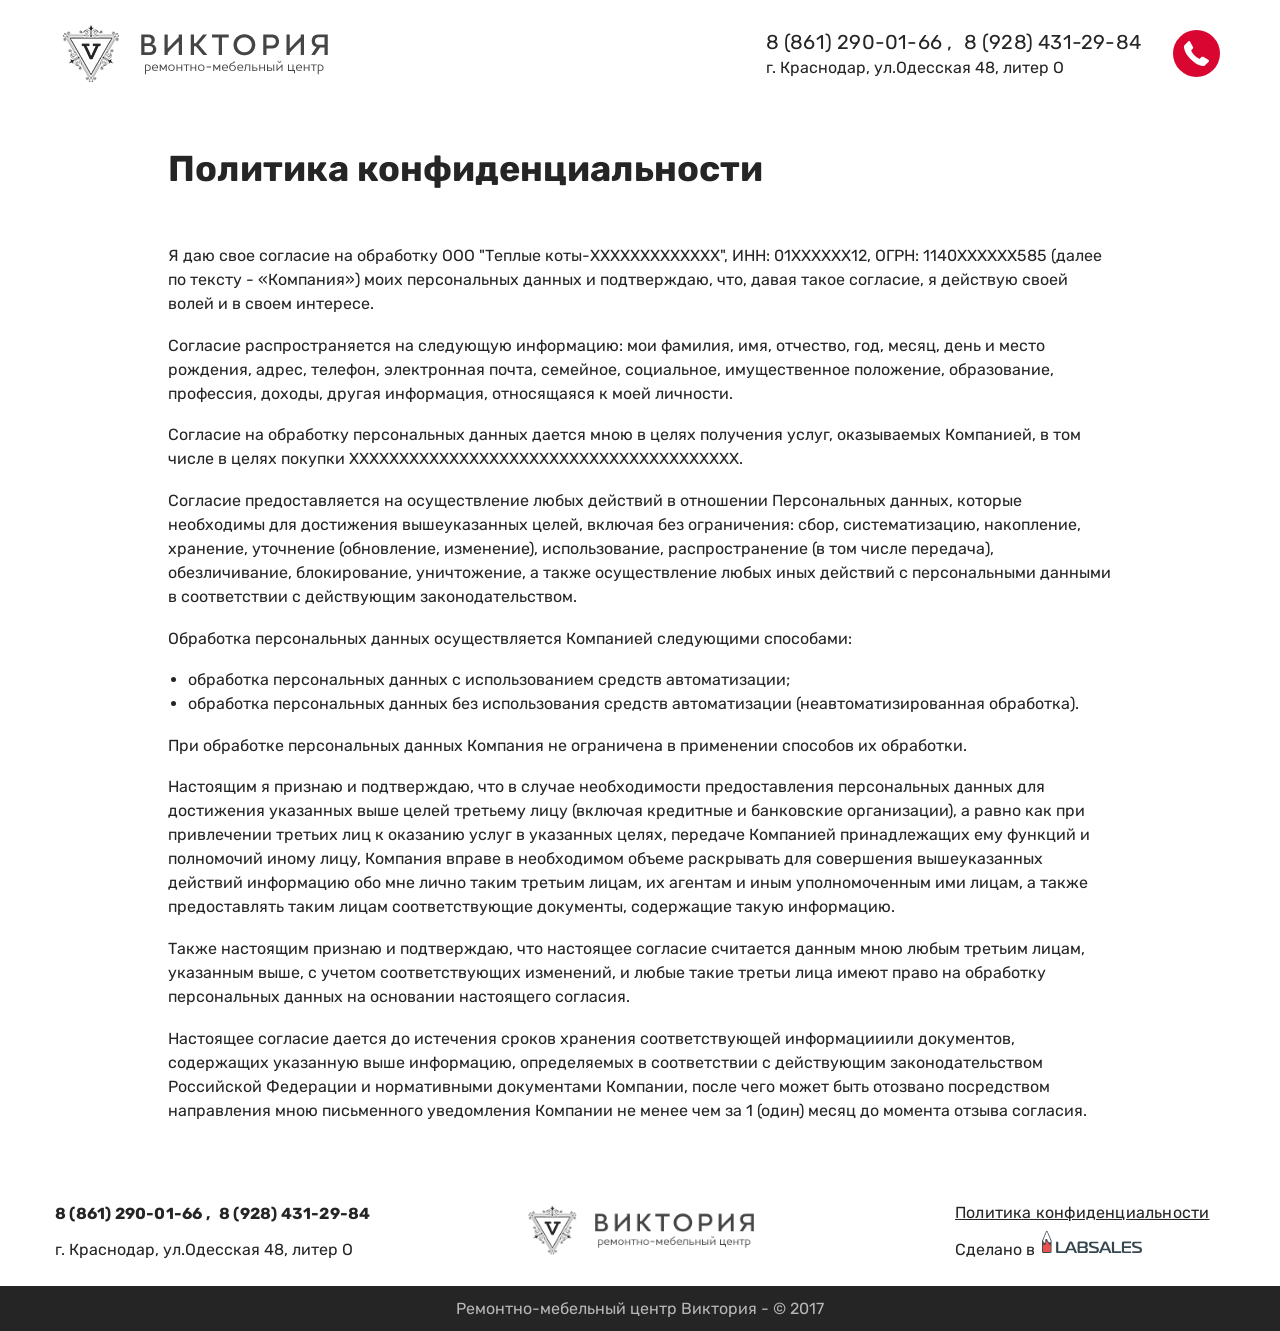
<file: privacy.html>
<!DOCTYPE html>
<html lang="ru">

<head>
  <meta charset="UTF-8">
  <meta name="viewport" content="width=device-width, initial-scale=1, shrink-to-fit=no">
  <title>Виктория</title>
  <link rel="icon" href="img/favicon.png">
  <link rel="stylesheet" type="text/css" href="css/bootstrap.min.css" />
  <link rel="stylesheet" type="text/css" href="css/bootstrap-reboot-mix.css" />
  <link rel="stylesheet" type="text/css" href="css/bootstrap-grid.min.css" />
  <link rel="stylesheet" type="text/css" href="css/textfield/textfield.css" />
  <link rel="stylesheet" type="text/css" href="css/font.css" />
  <link rel="stylesheet" type="text/css" href="fonts/font-awesome/css/font-awesome.min.css" />
  <link rel="stylesheet" type="text/css" href="swiper/swiper.min.css" />
  <!-- <link rel="stylesheet" type="text/css" href="slick/slick.min.css"/>
    <link rel="stylesheet" type="text/css" href="slick/slick-theme.min.css"/> -->
  <link rel="stylesheet" type="text/css" href="css/style.css" />
  <link rel="stylesheet" type="text/css" href="css/media.css" />
  <!-- <script type="text/javascript" src="js/min/material.min.js"></script> -->
  <!-- <script type="text/javascript" src="js/min/textfield.min.js"></script> -->
</head>

<body>

<div class="header--wrap" >
  <div class="header header--privacy">
    <div class="header__box">
      <a class="header__a" href="index.html">
              <img src="img/logo.png" alt="">
          </a>
      <div class="header__right">
        <div class="header__contacts">
          <div class="header__phones-line">
            <a class="header__tel" href="tel:88612900166">8 (861) 290-01-66</a>
            <span class="header__span">,</span>
            <a class="header__tel" href="tel:89284312984">8 (928) 431-29-84</a>
          </div>
          <div class="header__address">
            г. Краснодар, ул.Одесская 48, литер О
          </div>
        </div>
        <a href="tel:88612900166" class="header__call header__call--r-icon">
          <svg xmlns="http://www.w3.org/2000/svg" xmlns:xlink="http://www.w3.org/1999/xlink" version="1.1" id="Capa_1" x="0px" y="0px"
            viewBox="0 0 578.1 578.1" style="enable-background:new 0 0 578.1 578.1;" xml:space="preserve" width="100%" height="100%">
            <style type="text/css">
              .st044567 {
                fill: #FFFFFF;
              }
            </style>
            <g>
              <g>
                <path class="st044567" d="M577.8,456.1c1.2,9.4-1.6,17.5-8.6,24.5l-81.4,80.8c-3.7,4.1-8.5,7.6-14.4,10.4c-5.9,2.9-11.7,4.7-17.4,5.5    c-0.4,0-1.6,0.1-3.7,0.3c-2,0.2-4.7,0.3-8,0.3c-7.8,0-20.3-1.3-37.6-4s-38.6-9.2-63.6-19.6c-25.1-10.4-53.6-26-85.4-46.8    c-31.8-20.8-65.7-49.4-101.6-85.7c-28.6-28.2-52.2-55.1-71-80.8c-18.8-25.7-33.9-49.5-45.3-71.3c-11.4-21.8-20-41.6-25.7-59.4    s-9.6-33-11.6-45.9s-2.9-22.9-2.4-30.3c0.4-7.3,0.6-11.4,0.6-12.2c0.8-5.7,2.7-11.5,5.5-17.4s6.3-10.7,10.4-14.4L98,8.8    c5.7-5.7,12.2-8.6,19.6-8.6c5.3,0,10,1.5,14.1,4.6s7.5,6.8,10.4,11.3l65.5,124.2c3.7,6.5,4.7,13.7,3.1,21.4s-5.1,14.3-10.4,19.6    l-30,30c-0.8,0.8-1.5,2.1-2.1,4s-0.9,3.4-0.9,4.6c1.6,8.6,5.3,18.4,11,29.4c4.9,9.8,12.4,21.7,22.6,35.8s24.7,30.3,43.5,48.7    c18.4,18.8,34.7,33.4,49,43.8c14.3,10.4,26.2,18.1,35.8,22.9s16.9,7.9,22,8.9l7.6,1.5c0.8,0,2.1-0.3,4-0.9c1.8-0.6,3.2-1.3,4-2.1    l34.9-35.5c7.3-6.5,15.9-9.8,25.7-9.8c6.9,0,12.4,1.2,16.5,3.7h0.6l118.1,69.8C571.1,441.2,576.2,448,577.8,456.1z"
                />
              </g>
            </g>
          </svg>
        </a>
        <!-- <div class="header__call header__call--start" data-toggle="modal" data-target="#exampleModalLong">
          <span>Заказать звонок</span>
        </div> -->

      </div>
    </div>
  </div>

</div>




<section class="section privacy__section">
		<div class="container">
			<div class="row">

      <div class="col-12">
            <div class="about about--privacy">
              <div class="container">
                <div class="row">
                  <div class="col-xl-10 offset-xl-1 col-lg-10 offset-lg-1 col-md-12 offset-md-0">
                    <!-- <div class="about__h about__h--position">О компании</div>
                    <div class="about__h about__h--position">О компании</div> -->
                    <div id="block-privacy-page-title" class="">
                      <h1 class="privacy__h1 about__h about__h--position">
                        <span>Политика конфиденциальности</span>
                      </h1>
                    </div>
                    <div class="about__textarea">
                            <article role="article">
                              <div>

                                <div>
                                  <p>Я даю свое согласие на обработку ООО "Теплые коты-XXXXXXXXXXXXX", ИНН: 01XXXXXX12, ОГРН: 1140XXXXXX585 (далее по тексту -
                                    «Компания») моих персональных данных и подтверждаю, что, давая такое согласие, я действую своей волей и в
                                    своем интересе.</p>

                                  <p>Согласие распространяется на следующую информацию: мои фамилия, имя, отчество, год, месяц, день и место рождения,
                                    адрес, телефон, электронная почта, семейное, социальное, имущественное положение, образование, профессия,
                                    доходы, другая информация, относящаяся к моей личности.
                                  </p>

                                  <p>Согласие на обработку персональных данных дается мною в целях получения услуг, оказываемых Компанией, в том
                                    числе в целях покупки XXXXXXXXXXXXXXXXXXXXXXXXXXXXXXXXXXXXXXX.
                                  </p>

                                  <p>Согласие предоставляется на осуществление любых действий в отношении Персональных данных, которые необходимы
                                    для достижения вышеуказанных целей, включая без ограничения: сбор, систематизацию, накопление, хранение,
                                    уточнение (обновление, изменение), использование, распространение (в том числе передача), обезличивание,
                                    блокирование, уничтожение, а также осуществление любых иных действий с персональными данными в соответствии
                                    с действующим законодательством.
                                  </p>
                                  <p>
                                    Обработка персональных данных осуществляется Компанией следующими способами:
                                  </p>

                                  <ul>
                                    <li>
                                      обработка персональных данных с использованием средств автоматизации;
                                    </li>
                                    <li>
                                      обработка персональных данных без использования средств автоматизации (неавтоматизированная обработка).
                                    </li>
                                  </ul>
                                  <p></p>
                                  <p>При обработке персональных данных Компания не ограничена в применении способов их обработки.</p>

                                  <p>Настоящим я признаю и подтверждаю, что в случае необходимости предоставления персональных данных для достижения
                                    указанных выше целей третьему лицу (включая кредитные и банковские организации), а равно как при привлечении
                                    третьих лиц к оказанию услуг в указанных целях, передаче Компанией принадлежащих ему функций и полномочий
                                    иному лицу, Компания вправе в необходимом объеме раскрывать для совершения вышеуказанных действий информацию
                                    обо мне лично таким третьим лицам, их агентам и иным уполномоченным ими лицам, а также предоставлять таким
                                    лицам соответствующие документы, содержащие такую информацию.
                                  </p>

                                  <p>Также настоящим признаю и подтверждаю, что настоящее согласие считается данным мною любым третьим лицам, указанным
                                    выше, с учетом соответствующих изменений, и любые такие третьи лица имеют право на обработку персональных
                                    данных на основании настоящего согласия.
                                  </p>

                                  <p>Настоящее согласие дается до истечения сроков хранения соответствующей информацииили документов, содержащих
                                    указанную выше информацию, определяемых в соответствии с действующим законодательством Российской Федерации
                                    и нормативными документами Компании, после чего может быть отозвано посредством направления мною письменного
                                    уведомления Компании не менее чем за 1 (один) месяц до момента отзыва согласия.
                                  </p>
                                </div>



                              </div>

                            </article>
                    </div>
                  </div>


                </div>
              </div>
            </div>
      </div>



			</div>
		</div>
</section>





<footer class="footer">
  <div class="container">
    <div class="row">
      <div class="col-xl-4 col-lg-4 col-md-4 col-sm-12 col-12 align-self-center">
        <div class="header__phones-line footer__phones-line">
          <a class="header__tel footer__tel" href="tel:88612900166">8 (861) 290-01-66</a>
          <span class="header__span footer__span">,</span>
          <a class="header__tel footer__tel" href="tel:89284312984">8 (928) 431-29-84</a>
        </div>
        <div class="footer__address">
          г. Краснодар, ул.Одесская 48, литер О
        </div>
      </div>
      <div class="col-xl-4 col-lg-4 col-md-4 col-sm-12 col-12 align-self-center">
        <div class="tac">
          <a class="header__a footer__logo" href="index.html">
                <img src="img/logo.png" alt="">
            </a>
        </div>
      </div>
      <div class="col-xl-3 offset-xl-1 col-lg-3 offset-lg-1 col-md-4 offset-md-0 col-sm-12 col-12 align-self-center">
        <div class="footer__end-tac">
          <a target="_blank" href="#" class="footer__privacy">Политика конфиденциальности</a>
        </div>
        <a target="_blank" href="http://labsales.ru/" class="ncr">Сделано в <img src="img/copyright.svg" alt=""></a>
      </div>
    </div>
  </div>
</footer>

<div class="footer--after">
  <div>Ремонтно-мебельный центр Виктория - © 2017</div>
</div>




<script type="text/javascript" src="js/jquery-3.1.0.min.js"></script>
<script type="text/javascript" src="js/tether.min.js"></script>
<script type="text/javascript" src="js/min/bootstrap.min.js"></script>
<script type="text/javascript" src="js/min/material.min.js"></script>
<script type="text/javascript" src="js/min/script.min.js"></script>


</body>

</html>
</file>
<file: css/textfield/textfield.css>
.mdl-textfield{position:relative;font-size:16px;display:inline-block;-webkit-box-sizing:border-box;-moz-box-sizing:border-box;box-sizing:border-box;width:300px;max-width:100%;margin:0;padding:20px 0}.mdl-textfield .mdl-button{position:absolute;bottom:20px}.mdl-textfield--align-right{text-align:right}.mdl-textfield--full-width{width:100%}.mdl-textfield--expandable{min-width:32px;width:auto;min-height:32px}.mdl-textfield--expandable .mdl-button--icon{top:16px}.mdl-textfield__input{border:0;border-bottom:1px solid rgba(0,0,0,.12);display:block;font-size:16px;font-family:"Helvetica","Arial",sans-serif;margin:0;padding:4px 0;width:100%;background:0 0;text-align:left;color:inherit}.mdl-textfield__input[type=number]{-moz-appearance:textfield}.mdl-textfield__input[type=number]::-webkit-inner-spin-button,.mdl-textfield__input[type=number]::-webkit-outer-spin-button{-webkit-appearance:none;margin:0}.mdl-textfield.is-focused .mdl-textfield__input{outline:0}.mdl-textfield.is-invalid .mdl-textfield__input{border-color:#d50000;-webkit-box-shadow:none;-moz-box-shadow:none;box-shadow:none}.mdl-textfield.is-disabled .mdl-textfield__input,fieldset[disabled] .mdl-textfield .mdl-textfield__input{background-color:transparent;border-bottom:1px dotted rgba(0,0,0,.12);color:rgba(0,0,0,.26)}.mdl-textfield textarea.mdl-textfield__input{display:block}.mdl-textfield__label{bottom:0;color:rgba(0,0,0,.26);font-size:16px;left:0;right:0;pointer-events:none;position:absolute;display:block;top:24px;width:100%;overflow:hidden;white-space:nowrap;text-align:left;margin:0}.mdl-textfield.has-placeholder .mdl-textfield__label,.mdl-textfield.is-dirty .mdl-textfield__label{visibility:hidden}.mdl-textfield--floating-label .mdl-textfield__label,.mdl-textfield__label:after{-webkit-transition-duration:.2s;-moz-transition-duration:.2s;-o-transition-duration:.2s;transition-duration:.2s;-webkit-transition-timing-function:cubic-bezier(.4,0,.2,1);-moz-transition-timing-function:cubic-bezier(.4,0,.2,1);-o-transition-timing-function:cubic-bezier(.4,0,.2,1);transition-timing-function:cubic-bezier(.4,0,.2,1)}.mdl-textfield--floating-label.has-placeholder .mdl-textfield__label{-webkit-transition:none;-o-transition:none;-moz-transition:none;transition:none}.mdl-textfield.is-disabled.is-disabled .mdl-textfield__label,fieldset[disabled] .mdl-textfield .mdl-textfield__label{color:rgba(0,0,0,.26)}.mdl-textfield--floating-label.has-placeholder .mdl-textfield__label,.mdl-textfield--floating-label.is-dirty .mdl-textfield__label,.mdl-textfield--floating-label.is-focused .mdl-textfield__label{color:#3f51b5;font-size:12px;top:4px;visibility:visible}.mdl-textfield--floating-label.has-placeholder .mdl-textfield__expandable-holder .mdl-textfield__label,.mdl-textfield--floating-label.is-dirty .mdl-textfield__expandable-holder .mdl-textfield__label,.mdl-textfield--floating-label.is-focused .mdl-textfield__expandable-holder .mdl-textfield__label{top:-16px}.mdl-textfield--floating-label.is-invalid .mdl-textfield__label,.mdl-textfield__error{color:#d50000;font-size:12px}.mdl-textfield__label:after{background-color:#3f51b5;bottom:20px;content:'';height:2px;left:45%;position:absolute;visibility:hidden;width:10px}.mdl-textfield.is-focused .mdl-textfield__label:after{left:0;visibility:visible;width:100%}.mdl-textfield.is-invalid .mdl-textfield__label:after{background-color:#d50000}.mdl-textfield__error{position:absolute;margin-top:3px;visibility:hidden;display:block}.mdl-textfield.is-invalid .mdl-textfield__error{visibility:visible}.mdl-textfield__expandable-holder{position:relative;margin-left:32px;-webkit-transition-duration:.2s;-moz-transition-duration:.2s;-o-transition-duration:.2s;transition-duration:.2s;-webkit-transition-timing-function:cubic-bezier(.4,0,.2,1);-moz-transition-timing-function:cubic-bezier(.4,0,.2,1);-o-transition-timing-function:cubic-bezier(.4,0,.2,1);transition-timing-function:cubic-bezier(.4,0,.2,1);display:inline-block;max-width:.1px}.mdl-textfield.is-dirty .mdl-textfield__expandable-holder,.mdl-textfield.is-focused .mdl-textfield__expandable-holder{max-width:600px}.mdl-textfield__expandable-holder .mdl-textfield__label:after{bottom:0}
</file>
<file: css/font.css>
@import url('https://fonts.googleapis.com/css?family=Rubik:300,400,500,700,900&subset=cyrillic');

body,
input,
textarea,
button,
select {
    font: 400 16px 'Rubik', sans-serif, arial;
    color: #252525;
}
</file>
<file: css/style.css>
.p-no{padding-left:0;padding-right:0}.tac{text-align:center}.tar{text-align:right}.fp{padding-top:5px}.fcen,.fcenend,.fend{display:-webkit-box;display:-webkit-flex;display:-moz-box;display:-ms-flexbox;display:flex}.fend{-webkit-box-pack:end;-webkit-justify-content:flex-end;-moz-box-pack:end;-ms-flex-pack:end;justify-content:flex-end}.fcen,.fcenend{-webkit-box-align:center;-webkit-align-items:center;-moz-box-align:center;-ms-flex-align:center;align-items:center}.fcenend{-webkit-box-pack:end;-webkit-justify-content:flex-end;-moz-box-pack:end;-ms-flex-pack:end;justify-content:flex-end}.p-r{position:relative}*{outline:0!important}a:focus,a:hover{text-decoration:none;color:inherit}.header__call::-moz-selection,img::-moz-selection{background-color:transparent}.header__call::selection,img::selection{background-color:transparent}.navbar-brand img{width:221px;height:auto;display:block}.align-self-center{-webkit-align-self:center;-ms-flex-item-align:center;align-self:center}.header{color:#fff;position:absolute;top:0;left:0;right:0}.header__box{width:100%;max-width:1920px;margin:0 auto;padding:23px 60px;-webkit-box-pack:justify;-webkit-justify-content:space-between;-moz-box-pack:justify;-ms-flex-pack:justify;justify-content:space-between}.header__box,.header__right{display:-webkit-box;display:-webkit-flex;display:-moz-box;display:-ms-flexbox;display:flex;-webkit-box-align:center;-webkit-align-items:center;-moz-box-align:center;-ms-flex-align:center;align-items:center}.header__call{display:inline-block;background-color:#d80630;min-width:180px;text-align:center;padding:15px 20px;position:relative;-webkit-border-radius:50px;-moz-border-radius:50px;border-radius:50px;overflow:hidden;cursor:pointer;border:0;margin:0 auto;-webkit-appearance:none;-moz-appearance:none;appearance:none;font-size:14px;-webkit-box-shadow:0 0 0 0 rgba(0,0,0,.25) inset,0 0 0 0 rgba(0,0,0,.25) inset;-moz-box-shadow:0 0 0 0 rgba(0,0,0,.25) inset,0 0 0 0 rgba(0,0,0,.25) inset;box-shadow:0 0 0 0 rgba(0,0,0,.25) inset,0 0 0 0 rgba(0,0,0,.25) inset;-webkit-transform:none;-moz-transform:none;-ms-transform:none;-o-transform:none;transform:none;-webkit-transition:all .8s,color .3s .3s;-o-transition:all .8s,color .3s .3s;-moz-transition:all .8s,color .3s .3s;transition:all .8s,color .3s .3s}.header__call span{color:#fff}.header__call:hover{-webkit-box-shadow:300px 0 0 0 rgba(0,0,0,.25) inset,-300px 0 0 0 rgba(0,0,0,.25) inset;-moz-box-shadow:300px 0 0 0 rgba(0,0,0,.25) inset,-300px 0 0 0 rgba(0,0,0,.25) inset;box-shadow:300px 0 0 0 rgba(0,0,0,.25) inset,-300px 0 0 0 rgba(0,0,0,.25) inset}.header__call:active{-webkit-transform:scale(.95);-moz-transform:scale(.95);-ms-transform:scale(.95);-o-transform:scale(.95);transform:scale(.95);-webkit-transition:.15s ease;-o-transition:.15s ease;-moz-transition:.15s ease;transition:.15s ease}.header .header__call--r-icon{display:block;height:47px;width:47px;min-width:47px;padding:11px;margin:0}.header .header__call--r-icon svg{width:100%;height:100%}.header .desktop-dn{display:none}.header__call,.header__tel{color:#fff;text-decoration:none}.header__phones-line{font-size:1.25em}.header__a{display:inline-block;color:#fff;text-decoration:none;cursor:pointer}.header__a img{display:block;max-width:100%;height:auto}.header__menu{margin-left:60px;cursor:pointer}.header__phones-line{letter-spacing:.2px;padding-bottom:4px}.header__contacts{padding-right:32px}.header__span{padding:0 6px 0 0}.menu{-webkit-border-radius:50%;-moz-border-radius:50%;border-radius:50%;background-color:#fff;width:47px;min-width:47px;height:47px;display:-webkit-box;display:-webkit-flex;display:-moz-box;display:-ms-flexbox;display:flex;-webkit-box-pack:center;-webkit-justify-content:center;-moz-box-pack:center;-ms-flex-pack:center;justify-content:center;-webkit-box-align:center;-webkit-align-items:center;-moz-box-align:center;-ms-flex-align:center;align-items:center;-webkit-box-orient:vertical;-webkit-box-direction:normal;-webkit-flex-direction:column;-moz-box-orient:vertical;-moz-box-direction:normal;-ms-flex-direction:column;flex-direction:column;z-index:3}.menu__line{display:block;width:22px;height:2px;margin-bottom:5px;background:#252525}.menu__line--1{-webkit-transition:all .3s .3s ease-in-out;-o-transition:all .3s .3s ease-in-out;-moz-transition:all .3s .3s ease-in-out;transition:all .3s .3s ease-in-out;-webkit-transform:translateY(0) rotate(0deg);-moz-transform:translateY(0) rotate(0deg);-ms-transform:translateY(0) rotate(0deg);-o-transform:translateY(0) rotate(0deg);transform:translateY(0) rotate(0deg);-webkit-animation:menuTopLineReverse 1s forwards;-moz-animation:menuTopLineReverse 1s forwards;-o-animation:menuTopLineReverse 1s forwards;animation:menuTopLineReverse 1s forwards}.menu__line--2{-webkit-transition:opacity .3s .3s ease-in-out;-o-transition:opacity .3s .3s ease-in-out;-moz-transition:opacity .3s .3s ease-in-out;transition:opacity .3s .3s ease-in-out;opacity:1}.menu__line--3{margin-bottom:0;-webkit-transform:translateY(0) rotate(0deg);-moz-transform:translateY(0) rotate(0deg);-ms-transform:translateY(0) rotate(0deg);-o-transform:translateY(0) rotate(0deg);transform:translateY(0) rotate(0deg);-webkit-transition:all .3s .3s ease-in-out;-o-transition:all .3s .3s ease-in-out;-moz-transition:all .3s .3s ease-in-out;transition:all .3s .3s ease-in-out;-webkit-animation:menuBottomLineReverse 1s forwards;-moz-animation:menuBottomLineReverse 1s forwards;-o-animation:menuBottomLineReverse 1s forwards;animation:menuBottomLineReverse 1s forwards}.menu--open .menu__line--1{-webkit-transform:translateY(7px) rotate(-45deg);-moz-transform:translateY(7px) rotate(-45deg);-ms-transform:translateY(7px) rotate(-45deg);-o-transform:translateY(7px) rotate(-45deg);transform:translateY(7px) rotate(-45deg);-webkit-animation:menuTopLine 1s forwards;-moz-animation:menuTopLine 1s forwards;-o-animation:menuTopLine 1s forwards;animation:menuTopLine 1s forwards;-webkit-animation-direction:alternate;-moz-animation-direction:alternate;-o-animation-direction:alternate;animation-direction:alternate}.menu--open .menu__line--2{opacity:0;-webkit-transition:opacity .5s;-o-transition:opacity .5s;-moz-transition:opacity .5s;transition:opacity .5s}.menu--open .menu__line--3{-webkit-transform:translateY(-7px) rotate(45deg);-moz-transform:translateY(-7px) rotate(45deg);-ms-transform:translateY(-7px) rotate(45deg);-o-transform:translateY(-7px) rotate(45deg);transform:translateY(-7px) rotate(45deg);-webkit-animation:menuBottomLine 1s forwards;-moz-animation:menuBottomLine 1s forwards;-o-animation:menuBottomLine 1s forwards;animation:menuBottomLine 1s forwards;-webkit-animation-direction:alternate;-moz-animation-direction:alternate;-o-animation-direction:alternate;animation-direction:alternate}.menu--noload .menu__line--1{-webkit-animation:menuTopLineReverse 0s forwards;-moz-animation:menuTopLineReverse 0s forwards;-o-animation:menuTopLineReverse 0s forwards;animation:menuTopLineReverse 0s forwards}.menu--noload .menu__line--3{-webkit-animation:menuBottomLineReverse 0s forwards;-moz-animation:menuBottomLineReverse 0s forwards;-o-animation:menuBottomLineReverse 0s forwards;animation:menuBottomLineReverse 0s forwards}.menu__ex-btn-pos{width:107px;min-height:1px}.menu__big-bg{position:absolute;top:50%;left:50%;-webkit-transform:translate3d(-50%,-50%,0) scale(0);-moz-transform:translate3d(-50%,-50%,0) scale(0);transform:translate3d(-50%,-50%,0) scale(0);-webkit-box-shadow:0 1px 16px 0 rgba(0,0,0,.3);-moz-box-shadow:0 1px 16px 0 rgba(0,0,0,.3);box-shadow:0 1px 16px 0 rgba(0,0,0,.3);background-color:#fff;-webkit-border-radius:50%;-moz-border-radius:50%;border-radius:50%;-webkit-transition:.3s ease-in-out;-o-transition:.3s ease-in-out;-moz-transition:.3s ease-in-out;transition:.3s ease-in-out;width:2000px;height:2000px}.menu__big-bg.menu__big-bg--active{-webkit-transition:.4s ease-in-out;-o-transition:.4s ease-in-out;-moz-transition:.4s ease-in-out;transition:.4s ease-in-out;-webkit-transform:translate3d(-50%,-50%,0) scale(1);-moz-transform:translate3d(-50%,-50%,0) scale(1);transform:translate3d(-50%,-50%,0) scale(1)}.tta{-webkit-transform:translate3d(0,13%,0);-moz-transform:translate3d(0,13%,0);transform:translate3d(0,13%,0);-webkit-transition:.5s .1s ease-in-out;-o-transition:.5s .1s ease-in-out;-moz-transition:.5s .1s ease-in-out;transition:.5s .1s ease-in-out}.stscr,.tta--act{-webkit-transform:translate3d(0,0,0);-moz-transform:translate3d(0,0,0);transform:translate3d(0,0,0)}.stscr{color:#fff;display:-webkit-box;display:-webkit-flex;display:-moz-box;display:-ms-flexbox;display:flex;-webkit-box-align:stretch;-webkit-align-items:stretch;-moz-box-align:stretch;-ms-flex-align:stretch;align-items:stretch;min-height:100vh;position:relative;background-color:#8898b2;-webkit-transition:.01s ease-in-out;-o-transition:.01s ease-in-out;-moz-transition:.01s ease-in-out;transition:.01s ease-in-out}.stscr__box{margin:0 auto}.stscr__box,.stscr__left,.stscr__left-box{display:-webkit-box;display:-webkit-flex;display:-moz-box;display:-ms-flexbox;display:flex}.stscr__left{-webkit-box-flex:0;-webkit-flex:0 0 38.8%;-moz-box-flex:0;-ms-flex:0 0 38.8%;flex:0 0 38.8%;background-color:#e8ebf0;max-width:38.8%}.stscr__left-box{width:100%;max-width:370px;margin:0 0 0 auto;height:100vh}.stscr__right{-webkit-box-flex:0;-webkit-flex:0 0 61.2%;-moz-box-flex:0;-ms-flex:0 0 61.2%;flex:0 0 61.2%;max-width:61.2%}.stscr__h{font-size:81px;font-weight:700;color:#fff;text-transform:uppercase;line-height:1.15;max-width:720px;position:relative;right:-5px}.stscr__text{font-size:24px;max-width:378px;line-height:1.2;padding-top:13px}.stscr__reverse{display:-webkit-box;display:-webkit-flex;display:-moz-box;display:-ms-flexbox;display:flex;-webkit-box-orient:vertical;-webkit-box-direction:normal;-webkit-flex-direction:column;-moz-box-orient:vertical;-moz-box-direction:normal;-ms-flex-direction:column;flex-direction:column;-webkit-box-align:end;-webkit-align-items:flex-end;-moz-box-align:end;-ms-flex-align:end;align-items:flex-end}.stscr__img-cont{position:relative}.stscr__img{position:absolute;top:50%;margin-top:-252px;left:0}.stscr__vrt-img{max-height:100%;width:auto;display:block;position:absolute;top:0;bottom:0;margin:auto;right:29px}.stscr__right-box{max-width:800px;padding-top:253px;padding-left:0}.stscr__vrt-text{-webkit-writing-mode:vertical-lr;-ms-writing-mode:tb-lr;writing-mode:vertical-lr;font-size:4vw;position:absolute;right:0;text-transform:uppercase;font-size:157px;text-align:center;font-weight:700;top:50%;-webkit-transform:translate3d(0,-50%,0);-moz-transform:translate3d(0,-50%,0);transform:translate3d(0,-50%,0);color:#dbdee3;overflow:hidden;max-height:100vh}.stscr__scroll-wrapper{display:block;width:26px;position:absolute;bottom:46px;left:50%;margin-left:-13px;cursor:pointer}.stscr__scroll-wrapper .stscr__scroll:nth-child(1){-webkit-animation-delay:0s;-moz-animation-delay:0s;-o-animation-delay:0s;animation-delay:0s}.stscr__scroll-wrapper .stscr__scroll:nth-child(2){-webkit-animation-delay:.2s;-moz-animation-delay:.2s;-o-animation-delay:.2s;animation-delay:.2s}.stscr__scroll-wrapper .stscr__scroll:nth-child(3){-webkit-animation-delay:.4s;-moz-animation-delay:.4s;-o-animation-delay:.4s;animation-delay:.4s}.stscr__scroll{display:block;width:26px;height:14px;background:url(../img/scroll.png) center no-repeat;-webkit-animation:opIcon 2s infinite;-moz-animation:opIcon 2s infinite;-o-animation:opIcon 2s infinite;animation:opIcon 2s infinite}@-webkit-keyframes nudgeMouse{0%,30%,60%,90%{-webkit-transform:translateY(0);transform:translateY(0)}20%,50%,80%{-webkit-transform:translateY(8px);transform:translateY(8px)}}@-moz-keyframes nudgeMouse{0%,30%,60%,90%{-moz-transform:translateY(0);transform:translateY(0)}20%,50%,80%{-moz-transform:translateY(8px);transform:translateY(8px)}}@-o-keyframes nudgeMouse{0%,30%,60%,90%{-o-transform:translateY(0);transform:translateY(0)}20%,50%,80%{-o-transform:translateY(8px);transform:translateY(8px)}}@keyframes nudgeMouse{0%,30%,60%,90%{-webkit-transform:translateY(0);-moz-transform:translateY(0);-o-transform:translateY(0);transform:translateY(0)}20%,50%,80%{-webkit-transform:translateY(8px);-moz-transform:translateY(8px);-o-transform:translateY(8px);transform:translateY(8px)}}@-webkit-keyframes opIcon{0%,to{opacity:0}50%{opacity:1}}@-moz-keyframes opIcon{0%,to{opacity:0}50%{opacity:1}}@-o-keyframes opIcon{0%,to{opacity:0}50%{opacity:1}}@keyframes opIcon{0%,to{opacity:0}50%{opacity:1}}@-webkit-keyframes menuTopLine{0%{-webkit-transform:translateY(0) rotate(0deg);transform:translateY(0) rotate(0deg)}25%{-webkit-transform:translateY(7px) rotate(0deg);transform:translateY(7px) rotate(0deg)}75%,to{-webkit-transform:translateY(7px) rotate(-45deg);transform:translateY(7px) rotate(-45deg)}}@-moz-keyframes menuTopLine{0%{-moz-transform:translateY(0) rotate(0deg);transform:translateY(0) rotate(0deg)}25%{-moz-transform:translateY(7px) rotate(0deg);transform:translateY(7px) rotate(0deg)}75%,to{-moz-transform:translateY(7px) rotate(-45deg);transform:translateY(7px) rotate(-45deg)}}@-o-keyframes menuTopLine{0%{-o-transform:translateY(0) rotate(0deg);transform:translateY(0) rotate(0deg)}25%{-o-transform:translateY(7px) rotate(0deg);transform:translateY(7px) rotate(0deg)}75%,to{-o-transform:translateY(7px) rotate(-45deg);transform:translateY(7px) rotate(-45deg)}}@keyframes menuTopLine{0%{-webkit-transform:translateY(0) rotate(0deg);-moz-transform:translateY(0) rotate(0deg);-o-transform:translateY(0) rotate(0deg);transform:translateY(0) rotate(0deg)}25%{-webkit-transform:translateY(7px) rotate(0deg);-moz-transform:translateY(7px) rotate(0deg);-o-transform:translateY(7px) rotate(0deg);transform:translateY(7px) rotate(0deg)}75%,to{-webkit-transform:translateY(7px) rotate(-45deg);-moz-transform:translateY(7px) rotate(-45deg);-o-transform:translateY(7px) rotate(-45deg);transform:translateY(7px) rotate(-45deg)}}@-webkit-keyframes menuBottomLine{0%{-webkit-transform:translateY(0) rotate(0deg);transform:translateY(0) rotate(0deg)}25%{-webkit-transform:translateY(-7px) rotate(0deg);transform:translateY(-7px) rotate(0deg)}75%,to{-webkit-transform:translateY(-7px) rotate(45deg);transform:translateY(-7px) rotate(45deg)}}@-moz-keyframes menuBottomLine{0%{-moz-transform:translateY(0) rotate(0deg);transform:translateY(0) rotate(0deg)}25%{-moz-transform:translateY(-7px) rotate(0deg);transform:translateY(-7px) rotate(0deg)}75%,to{-moz-transform:translateY(-7px) rotate(45deg);transform:translateY(-7px) rotate(45deg)}}@-o-keyframes menuBottomLine{0%{-o-transform:translateY(0) rotate(0deg);transform:translateY(0) rotate(0deg)}25%{-o-transform:translateY(-7px) rotate(0deg);transform:translateY(-7px) rotate(0deg)}75%,to{-o-transform:translateY(-7px) rotate(45deg);transform:translateY(-7px) rotate(45deg)}}@keyframes menuBottomLine{0%{-webkit-transform:translateY(0) rotate(0deg);-moz-transform:translateY(0) rotate(0deg);-o-transform:translateY(0) rotate(0deg);transform:translateY(0) rotate(0deg)}25%{-webkit-transform:translateY(-7px) rotate(0deg);-moz-transform:translateY(-7px) rotate(0deg);-o-transform:translateY(-7px) rotate(0deg);transform:translateY(-7px) rotate(0deg)}75%,to{-webkit-transform:translateY(-7px) rotate(45deg);-moz-transform:translateY(-7px) rotate(45deg);-o-transform:translateY(-7px) rotate(45deg);transform:translateY(-7px) rotate(45deg)}}@-webkit-keyframes menuTopLineReverse{0%,25%{-webkit-transform:translateY(7px) rotate(-45deg);transform:translateY(7px) rotate(-45deg)}75%{-webkit-transform:translateY(7px) rotate(0deg);transform:translateY(7px) rotate(0deg)}to{-webkit-transform:translateY(0) rotate(0deg);transform:translateY(0) rotate(0deg)}}@-moz-keyframes menuTopLineReverse{0%,25%{-moz-transform:translateY(7px) rotate(-45deg);transform:translateY(7px) rotate(-45deg)}75%{-moz-transform:translateY(7px) rotate(0deg);transform:translateY(7px) rotate(0deg)}to{-moz-transform:translateY(0) rotate(0deg);transform:translateY(0) rotate(0deg)}}@-o-keyframes menuTopLineReverse{0%,25%{-o-transform:translateY(7px) rotate(-45deg);transform:translateY(7px) rotate(-45deg)}75%{-o-transform:translateY(7px) rotate(0deg);transform:translateY(7px) rotate(0deg)}to{-o-transform:translateY(0) rotate(0deg);transform:translateY(0) rotate(0deg)}}@keyframes menuTopLineReverse{0%,25%{-webkit-transform:translateY(7px) rotate(-45deg);-moz-transform:translateY(7px) rotate(-45deg);-o-transform:translateY(7px) rotate(-45deg);transform:translateY(7px) rotate(-45deg)}75%{-webkit-transform:translateY(7px) rotate(0deg);-moz-transform:translateY(7px) rotate(0deg);-o-transform:translateY(7px) rotate(0deg);transform:translateY(7px) rotate(0deg)}to{-webkit-transform:translateY(0) rotate(0deg);-moz-transform:translateY(0) rotate(0deg);-o-transform:translateY(0) rotate(0deg);transform:translateY(0) rotate(0deg)}}@-webkit-keyframes menuBottomLineReverse{0%,25%{-webkit-transform:translateY(-7px) rotate(45deg);transform:translateY(-7px) rotate(45deg)}75%{-webkit-transform:translateY(-7px) rotate(0deg);transform:translateY(-7px) rotate(0deg)}to{-webkit-transform:translateY(0) rotate(0deg);transform:translateY(0) rotate(0deg)}}@-moz-keyframes menuBottomLineReverse{0%,25%{-moz-transform:translateY(-7px) rotate(45deg);transform:translateY(-7px) rotate(45deg)}75%{-moz-transform:translateY(-7px) rotate(0deg);transform:translateY(-7px) rotate(0deg)}to{-moz-transform:translateY(0) rotate(0deg);transform:translateY(0) rotate(0deg)}}@-o-keyframes menuBottomLineReverse{0%,25%{-o-transform:translateY(-7px) rotate(45deg);transform:translateY(-7px) rotate(45deg)}75%{-o-transform:translateY(-7px) rotate(0deg);transform:translateY(-7px) rotate(0deg)}to{-o-transform:translateY(0) rotate(0deg);transform:translateY(0) rotate(0deg)}}@keyframes menuBottomLineReverse{0%,25%{-webkit-transform:translateY(-7px) rotate(45deg);-moz-transform:translateY(-7px) rotate(45deg);-o-transform:translateY(-7px) rotate(45deg);transform:translateY(-7px) rotate(45deg)}75%{-webkit-transform:translateY(-7px) rotate(0deg);-moz-transform:translateY(-7px) rotate(0deg);-o-transform:translateY(-7px) rotate(0deg);transform:translateY(-7px) rotate(0deg)}to{-webkit-transform:translateY(0) rotate(0deg);-moz-transform:translateY(0) rotate(0deg);-o-transform:translateY(0) rotate(0deg);transform:translateY(0) rotate(0deg)}}.leftmenu{position:absolute;top:0;right:0;bottom:0;width:445px;overflow:hidden;display:-webkit-box;display:-webkit-flex;display:-moz-box;display:-ms-flexbox;display:flex;padding-top:116px;padding-bottom:116px;-webkit-transition:.25s 0s ease-in-out,visibility 0s .25s ease;-o-transition:.25s 0s ease-in-out,visibility 0s .25s ease;-moz-transition:.25s 0s ease-in-out,visibility 0s .25s ease;transition:.25s 0s ease-in-out,visibility 0s .25s ease;visibility:hidden}.leftmenu--open{-webkit-box-shadow:0 1px 16px 0 rgba(0,0,0,.3);-moz-box-shadow:0 1px 16px 0 rgba(0,0,0,.3);box-shadow:0 1px 16px 0 rgba(0,0,0,.3);-webkit-transition:.3s .3s ease-in-out,visibility 0s 0s ease;-o-transition:.3s .3s ease-in-out,visibility 0s 0s ease;-moz-transition:.3s .3s ease-in-out,visibility 0s 0s ease;transition:.3s .3s ease-in-out,visibility 0s 0s ease;visibility:visible}.leftmenu__box{display:block;width:100%;padding-left:59px;padding-right:80px;overflow-y:auto;z-index:1;opacity:0;visibility:hidden;-webkit-transition:.4s ease-in-out;-o-transition:.4s ease-in-out;-moz-transition:.4s ease-in-out;transition:.4s ease-in-out;position:relative}.leftmenu__box--active{opacity:1;visibility:visible;-webkit-transition:.3s .3s ease-in-out;-o-transition:.3s .3s ease-in-out;-moz-transition:.3s .3s ease-in-out;transition:.3s .3s ease-in-out}.leftmenu__link{color:#252525!important;font-size:24px;font-weight:400;text-decoration:none!important;cursor:pointer;-webkit-transition:.15s ease-in-out;-o-transition:.15s ease-in-out;-moz-transition:.15s ease-in-out;transition:.15s ease-in-out}.leftmenu__link:hover{-webkit-transition:.3s ease-in-out;-o-transition:.3s ease-in-out;-moz-transition:.3s ease-in-out;transition:.3s ease-in-out;text-shadow:0 1px 3px rgba(0,0,0,.12),0 1px 2px rgba(0,0,0,.24)}.leftmenu__item{padding-top:16px;padding-bottom:16px}.leftmenu__btn{position:absolute;top:0;right:0;margin-top:29px;margin-right:60px;width:47px;min-width:47px;height:47px}.plus{font-size:16px;padding:114px 0 119px}.plus__item{max-width:250px;margin:0 auto}.plus__item-h{display:block;text-align:center;font-size:1.125em;font-weight:700;padding-top:6px}.plus__item-text{font-size:1em;text-align:center;font-weight:400;padding-top:9px}.plus__image{width:76px;height:76px;-webkit-background-size:contain;-moz-background-size:contain;-o-background-size:contain;background-size:contain;background-repeat:no-repeat;background-position:center;margin:0 auto}.plus__image--1{background-image:url(../img/plus-1.svg)}.plus__image--2{background-image:url(../img/plus-2.svg)}.plus__image--3{background-image:url(../img/plus-3.svg);width:72px}.plus__image--4{background-image:url(../img/plus-4.svg)}.plus__image--5{background-image:url(../img/plus-5.svg)}.plus__image--6{background-image:url(../img/plus-6.svg)}.plus__image--7{background-image:url(../img/plus-7.svg)}.plus--for{padding-bottom:58px}.plus--for .plus__item-text{margin-top:15px}.plus__h{padding-bottom:83px}.plus__h-end{padding-top:106px}.formline{display:-webkit-box;display:-webkit-flex;display:-moz-box;display:-ms-flexbox;display:flex;-webkit-box-align:stretch;-webkit-align-items:stretch;-moz-box-align:stretch;-ms-flex-align:stretch;align-items:stretch}.formline__left{background-position:center!important;background-repeat:no-repeat!important;-webkit-background-size:cover!important;-moz-background-size:cover!important;-o-background-size:cover!important;background-size:cover!important;min-height:316px;width:875px;-webkit-box-flex:0;-webkit-flex:0 0 45.57%;-moz-box-flex:0;-ms-flex:0 0 45.57%;flex:0 0 45.57%;max-width:45.57%}.formline__left,.formline__left-box,.formline__right{display:-webkit-box;display:-webkit-flex;display:-moz-box;display:-ms-flexbox;display:flex}.formline__left-box{margin:0 0 0 auto;-webkit-box-align:center;-webkit-align-items:center;-moz-box-align:center;-ms-flex-align:center;align-items:center;padding-right:29px;width:100%;max-width:500px}.formline__right{width:1045px;-webkit-box-flex:0;-webkit-flex:0 0 54.43%;-moz-box-flex:0;-ms-flex:0 0 54.43%;flex:0 0 54.43%;max-width:54.43%;background-color:#e8ebf0}.formline__right-box{width:100%;max-width:670px;padding-left:100px;-webkit-align-self:center;-ms-flex-item-align:center;align-self:center}.formline__h-text{font-weight:700;color:#fff;position:relative;padding-left:40px;font-size:29px;letter-spacing:.1px}.formline__h-text:before{content:"";position:absolute;top:50%;left:0;width:170px;height:170px;background-color:#d80630;margin-top:-85px;-webkit-border-radius:50%;-moz-border-radius:50%;border-radius:50%}.formline__h-text span{z-index:1;position:relative;display:block}.privacy__line{display:-webkit-box;display:-webkit-flex;display:-moz-box;display:-ms-flexbox;display:flex;-webkit-box-align:center;-webkit-align-items:center;-moz-box-align:center;-ms-flex-align:center;align-items:center}.privacy__checkbox-wrap{padding-right:11px}.privacy__checkbox{display:inline-block;width:17px;height:17px;border:2px solid #252525;-webkit-border-radius:0;-moz-border-radius:0;border-radius:0;background-color:#252525!important;-webkit-appearance:none;-moz-appearance:none;appearance:none;position:relative;top:2px;outline:0;-webkit-transition:.2s ease-in-out;-o-transition:.2s ease-in-out;-moz-transition:.2s ease-in-out;transition:.2s ease-in-out;cursor:pointer}.privacy__checkbox:checked{border:2px solid #252525;background-color:#252525!important;background:url(../img/checked-white.svg);background-position:center;background-repeat:no-repeat;-webkit-background-size:contain;-moz-background-size:contain;-o-background-size:contain;background-size:contain}.privacy__text{display:block;font-size:14px;max-width:470px;letter-spacing:-.1px}.privacy__text a{color:inherit;text-decoration:underline}.privacy__text a:hover{text-decoration:none}.mdl-textfield{width:500px}.mdl-textfield__input{border-bottom:1px solid #898989;color:#898989}.mdl-textfield__label:after{background-color:#252525}.mdl-textfield__label{color:#898989;font-weight:300}.mdl-textfield--floating-label.has-placeholder .mdl-textfield__label,.mdl-textfield--floating-label.is-dirty .mdl-textfield__label,.mdl-textfield--floating-label.is-focused .mdl-textfield__label{color:#252525;font-weight:400}.light-form__button{display:inline-block;min-width:180px;text-align:center;padding:14px 20px;border:1px solid #d80630;background-color:#d80630;font-size:14px;font-weight:400;color:#fff;position:relative;-webkit-border-radius:50px;-moz-border-radius:50px;border-radius:50px;overflow:hidden;-webkit-appearance:none;-moz-appearance:none;appearance:none;outline:0!important;-webkit-transition:.2s ease-in-out;-o-transition:.2s ease-in-out;-moz-transition:.2s ease-in-out;transition:.2s ease-in-out;text-decoration:none!important;cursor:pointer}.light-form__input-line{display:-webkit-box;display:-webkit-flex;display:-moz-box;display:-ms-flexbox;display:flex;-webkit-flex-wrap:wrap;-ms-flex-wrap:wrap;flex-wrap:wrap;margin:0 -15px;padding-bottom:8px}.light-form__input-wrap{-webkit-box-flex:0;-webkit-flex:0 0 50%;-moz-box-flex:0;-ms-flex:0 0 50%;flex:0 0 50%;max-width:50%;padding:0 15px}.light-form__btn-wrap{padding-top:29px}.about{position:relative;overflow:hidden;padding-top:111px;padding-bottom:124px}.about__h{font-size:36px;color:#252525;font-weight:700;line-height:1.2}.about__h--position{padding-bottom:31px}.about__textarea{padding-top:15px;padding-bottom:15px;line-height:1.5}.about__textarea p{margin:0;margin-bottom:1.1rem}.about__divan{background:url(../img/divan-2.png) no-repeat right center;-webkit-background-size:contain;-moz-background-size:contain;-o-background-size:contain;background-size:contain;display:block;width:648px;position:absolute;top:50%;right:0;margin-top:-231px;padding-bottom:24.28%;max-width:35%}.about__col-pos{position:static}.about__vrt{right:50%;margin-right:-388px;padding:40px 0}.quad{background-color:#e8ebf0;padding:111px 0 118px}.quad__item{display:-webkit-box;display:-webkit-flex;display:-moz-box;display:-ms-flexbox;display:flex;-webkit-box-align:stretch;-webkit-align-items:stretch;-moz-box-align:stretch;-ms-flex-align:stretch;align-items:stretch;background-color:#fff}.quad__bottom,.quad__top{-webkit-box-flex:0;-webkit-flex:0 0 50%;-moz-box-flex:0;-ms-flex:0 0 50%;flex:0 0 50%;max-width:50%}.quad__top{background-repeat:no-repeat!important;background-position:center!important;-webkit-background-size:cover!important;-moz-background-size:cover!important;-o-background-size:cover!important;background-size:cover!important;padding-bottom:50%;min-height:292px}.quad__bottom{position:relative;text-align:center;display:-webkit-box;display:-webkit-flex;display:-moz-box;display:-ms-flexbox;display:flex;-webkit-box-pack:center;-webkit-justify-content:center;-moz-box-pack:center;-ms-flex-pack:center;justify-content:center;-webkit-box-align:center;-webkit-align-items:center;-moz-box-align:center;-ms-flex-align:center;align-items:center;padding:25px 40px 30px}.quad__bottom:before{content:"";position:absolute;border-left:0;border-bottom:17px solid transparent;border-top:17px solid transparent;border-right:14px solid #fff;top:50%;left:0;margin-left:-13px;margin-top:-17px}.quad__item-h{font-size:1.125em;font-weight:700;padding-bottom:9px}.quad__h{margin-bottom:20px}.quad__item--reverse{-webkit-box-orient:horizontal;-webkit-box-direction:reverse;-webkit-flex-direction:row-reverse;-moz-box-orient:horizontal;-moz-box-direction:reverse;-ms-flex-direction:row-reverse;flex-direction:row-reverse}.quad__item--reverse .quad__bottom:before{-webkit-transform:rotate(180deg);-moz-transform:rotate(180deg);-ms-transform:rotate(180deg);-o-transform:rotate(180deg);transform:rotate(180deg);left:auto;right:0;margin-left:0;margin-right:-13px}.quad__h{padding-left:15px;padding-right:15px}.asnbl{padding-top:113px;padding-bottom:47px}.asnbl__h{margin-bottom:28px}.asnbl__item{color:#252525;padding-right:50px;padding-top:34px;padding-bottom:67px}.asnbl__item--blue{color:#fff;position:relative;padding:39px 50% 93px 30px}.asnbl__item--blue:before{content:"";position:absolute;top:0;right:0;bottom:0;left:0;margin-left:-30px;background-color:#8898b2;z-index:-1}.asnbl__item--1{padding-top:0;position:relative;top:-9px;padding-bottom:61px}.asnbl__item--3{padding-bottom:56px;padding-left:60px;padding-right:46%}.asnbl__item--3:before{margin-left:0;margin-right:-30px;margin-top:121px}.asnbl__item--4{padding:40px 0 117px 99px}.asnbl__item-name{font-size:44px;color:#b8bbc0;font-weight:700;text-transform:uppercase;line-height:1.1;letter-spacing:0;padding-bottom:18px}.asnbl__item-price{font-weight:700;font-size:18px;letter-spacing:.1px;padding-bottom:9px}.asnbl__item-text{font-weight:300;padding-bottom:30px}.asnbl__item-image{display:block;max-width:100%;height:auto}.asnbl__item-image::-moz-selection{background-color:transparent}.asnbl__item-image::selection{background-color:transparent}.asnbl__item-image--1{margin:3px 0 26px}.asnbl__item-image--2{position:absolute;bottom:-74px;right:31px}.asnbl__item-image--4{margin:-11px 0 30px}.asnbl__item-image--5{margin:0 0 -60px;-webkit-transform:translate3d(131px,-43px,0);-moz-transform:translate3d(131px,-43px,0);transform:translate3d(131px,-43px,0)}.asnbl__item-image--6{position:absolute;bottom:0;right:0;margin-bottom:-75px;margin-right:30px}.asnbl__item-image--3{margin:0 0 -180px;-webkit-transform:translate3d(270px,-59px,0);-moz-transform:translate3d(270px,-59px,0);transform:translate3d(270px,-59px,0)}.landblock{background-position:center!important;background-repeat:no-repeat!important;-webkit-background-size:cover!important;-moz-background-size:cover!important;-o-background-size:cover!important;background-size:cover!important;display:block}.landblock__text{text-align:center;padding:163px 214px 165px}.landblock__text:before{margin-left:-111px;left:50%;width:222px;height:222px;margin-top:-111px}.consult{padding:55px 0 66px;background-color:#e8ebf0;-webkit-background-size:cover!important;-moz-background-size:cover!important;-o-background-size:cover!important;background-size:cover!important;background-position:center!important;background-repeat:no-repeat!important}.consult__h{font-size:30px;color:#252525;font-weight:700;line-height:1.2;text-align:center;letter-spacing:.2px;padding-bottom:62px}.consult--white,.consult--white .consult__h,.consult--white .mdl-textfield--floating-label.has-placeholder .mdl-textfield__label,.consult--white .mdl-textfield--floating-label.is-dirty .mdl-textfield__label,.consult--white .mdl-textfield--floating-label.is-focused .mdl-textfield__label,.material{color:#fff}.consult--white .privacy__checkbox{border-color:#fff;background-color:#fff!important}.consult--white .privacy__checkbox:checked{background:url(../img/checked.svg);border-color:#fff;background-color:#fff!important}.consult--white .mdl-textfield__input{border-color:#fff;color:#fff}.consult--white .mdl-textfield__label:after,.material li:before{background-color:#fff}.consult--white .mdl-textfield__label{color:#c2c2c2}.material__bg{background-color:#e8ebf0;background-position:center!important;-webkit-background-size:cover!important;-moz-background-size:cover!important;-o-background-size:cover!important;background-size:cover!important;background-repeat:no-repeat!important}.material__sm-box{width:100%;max-width:570px;padding-left:67px;padding-top:60px;padding-bottom:60px}.material__sm-box--reverse{margin:0 0 0 auto;padding-left:0;padding-right:67px}.material__item{background-color:#8898b2;padding:49px 57px 33px 41px}.material__icon{-webkit-border-radius:50%;-moz-border-radius:50%;border-radius:50%;width:44px;min-width:44px;height:44px;line-height:44px;text-align:center;font-weight:500;font-size:30px;color:#fff}.material__icon--red{background-color:#d80630}.material__icon--green{background-color:#349612}.material ul{margin:0;padding:13px 0}.material li{display:block;position:relative;line-height:1.5;padding-bottom:10px;padding-left:23px}.material li:before{content:"";position:absolute;top:8px;left:0;width:9px;height:9px;-webkit-border-radius:50%;-moz-border-radius:50%;border-radius:50%}.material__icon-line{display:-webkit-box;display:-webkit-flex;display:-moz-box;display:-ms-flexbox;display:flex;-webkit-box-align:center;-webkit-align-items:center;-moz-box-align:center;-ms-flex-align:center;align-items:center;padding-left:21px}.material__icon-text{font-size:24px;font-weight:700;padding-left:10px;letter-spacing:.2px;padding-bottom:3px}.textile{padding:111px 0 155px}.textile__img{background-position:left center!important;background-repeat:no-repeat!important;height:380px;position:relative}.textile__text{padding-left:14px}.textile__line{position:absolute}.textile__line--1{top:0;left:50%;margin-left:-106px}.textile__line--2{top:50%;margin-top:-69px;left:0}.textile__line--3{bottom:20%;margin-bottom:17px;left:50%;margin-left:-206px}.textile__grey-bg{position:absolute;background-color:#e8ebf0;width:670px;z-index:-1;top:-37px;bottom:-35px;right:16px}.textile__state-h{font-size:24px;font-weight:700;text-align:center;padding-bottom:12px;padding-top:18px}.textile__state-img{display:block;width:96px;height:65px;background-position:center!important;-webkit-background-size:cover!important;-moz-background-size:cover!important;-o-background-size:cover!important;background-size:cover!important;background-repeat:no-repeat!important;margin:47px auto 0}.textile__state-name{text-align:center;padding:12px 0}.textile__h{padding-bottom:88px}#map{width:100%;height:470px}.mapbg{position:relative;font-size:16px}.mapbg__item{margin-bottom:20px}.mapbg__block{width:360px;height:260px;position:absolute;z-index:1;background-color:#fff;top:50%;left:50%;margin-left:-594px;margin-top:-130px;padding:55px 21px 35px 61px}.mapbg__item-text{color:#252525;cursor:pointer;-webkit-transition:.3s ease-in-out;-o-transition:.3s ease-in-out;-moz-transition:.3s ease-in-out;transition:.3s ease-in-out}.mapbg__item-text,.mapbg__item-text:hover{text-decoration:none}a.mapbg__item-text{text-shadow:0 0 0 transparent,0 0 0 transparent}.ncr:hover,a.mapbg__item-text:hover{text-shadow:0 1px 3px rgba(0,0,0,.12),0 1px 2px rgba(0,0,0,.24)}.mapbg__item-h{font-weight:700;padding-bottom:5px}.ncr{display:-webkit-box;display:-webkit-flex;display:-moz-box;display:-ms-flexbox;display:flex;-webkit-box-align:center;-webkit-align-items:center;-moz-box-align:center;-ms-flex-align:center;align-items:center;-webkit-box-pack:start;-webkit-justify-content:flex-start;-moz-box-pack:start;-ms-flex-pack:start;justify-content:flex-start;color:#252525!important;text-decoration:none!important;font-size:16px;padding-top:5px;-webkit-transition:.15s ease-in-out;-o-transition:.15s ease-in-out;-moz-transition:.15s ease-in-out;transition:.15s ease-in-out;text-shadow:0 0 0 transparent,0 0 0 transparent;max-width:196px;cursor:pointer;margin-top:11px}.ncr:hover{-webkit-transition:.3s ease-in-out;-o-transition:.3s ease-in-out;-moz-transition:.3s ease-in-out;transition:.3s ease-in-out}.ncr img{display:inline-block;max-width:100px;width:100px;height:auto;position:relative;top:-7px;margin-left:7px}.footer{padding:28px 0 26px}.footer__tel{color:#252525}.footer__phones-line{font-size:16px;font-weight:700;margin-bottom:13px}.footer__logo img{width:100%;max-width:228px}.footer__privacy{color:#252525;cursor:pointer;-webkit-transition:.3s ease-in-out;-o-transition:.3s ease-in-out;-moz-transition:.3s ease-in-out;transition:.3s ease-in-out;text-decoration:underline;letter-spacing:.2px}.footer__privacy:hover{text-decoration:none}.footer--after{background-color:#252525;color:#b7b7b7;text-align:center;padding:13px 0}.reviews{color:#fff;padding:112px 0 120px}.reviews *{-webkit-box-sizing:border-box;-moz-box-sizing:border-box;box-sizing:border-box}.reviews__h{padding-bottom:50px}.reviews .swiper-slide{width:24%!important;text-align:center;-webkit-align-self:center;-ms-flex-item-align:center;align-self:center}.reviews .swiper-slide.swiper-slide-active{width:52%!important}.reviews .swiper-slide.swiper-slide-active .reviews__name{font-size:20px;font-weight:700;padding:26px 78px 12px;-webkit-transform:translateY(0);-moz-transform:translateY(0);-ms-transform:translateY(0);-o-transform:translateY(0);transform:translateY(0)}.reviews .swiper-slide.swiper-slide-active .reviews__image{-webkit-transform:scale(1);-moz-transform:scale(1);-ms-transform:scale(1);-o-transform:scale(1);transform:scale(1)}.reviews .swiper-slide.swiper-slide-active .reviews__text{height:auto;overflow:visible}.reviews .swiper-slide.swiper-slide-active .reviews__item{padding:60px 0 53px}.reviews .swiper-slide.swiper-slide-active .reviews__item:before{-webkit-transform:translate3d(0,0,0) scale3d(.96,1,1);-moz-transform:translate3d(0,0,0) scale3d(.96,1,1);transform:translate3d(0,0,0) scale3d(.96,1,1)}.reviews__arr{-webkit-border-radius:50%;-moz-border-radius:50%;border-radius:50%;width:44px;height:44px;line-height:44px;color:#fff;background-color:#d80630;top:0;margin-top:110px;-webkit-transition:.2s ease-in-out;-o-transition:.2s ease-in-out;-moz-transition:.2s ease-in-out;transition:.2s ease-in-out;-webkit-transform:none;-moz-transform:none;-ms-transform:none;-o-transform:none;transform:none}.reviews__arr:hover{-webkit-box-shadow:0 3px 4px 0 rgba(0,172,193,.24),0 3px 3px -2px rgba(0,0,0,.24),0 1px 8px 0 rgba(0,0,0,.16);-moz-box-shadow:0 3px 4px 0 rgba(0,172,193,.24),0 3px 3px -2px rgba(0,0,0,.24),0 1px 8px 0 rgba(0,0,0,.16);box-shadow:0 3px 4px 0 rgba(0,172,193,.24),0 3px 3px -2px rgba(0,0,0,.24),0 1px 8px 0 rgba(0,0,0,.16)}.reviews__arr:active{-webkit-box-shadow:0 1px 2px 0 rgba(0,172,193,.14),0 1px 1px -2px rgba(0,0,0,.24),0 1px 2px 0 rgba(0,0,0,.16);-moz-box-shadow:0 1px 2px 0 rgba(0,172,193,.14),0 1px 1px -2px rgba(0,0,0,.24),0 1px 2px 0 rgba(0,0,0,.16);box-shadow:0 1px 2px 0 rgba(0,172,193,.14),0 1px 1px -2px rgba(0,0,0,.24),0 1px 2px 0 rgba(0,0,0,.16);-webkit-transition:.05s ease-in-out;-o-transition:.05s ease-in-out;-moz-transition:.05s ease-in-out;transition:.05s ease-in-out;-webkit-transform:scale(.95);-moz-transform:scale(.95);-ms-transform:scale(.95);-o-transform:scale(.95);transform:scale(.95)}.reviews__prev{background:url(../img/slider-prev.png) center no-repeat #d80630;left:50%;margin-left:-199px}.reviews__next{background:url(../img/slider-next.png) center no-repeat #d80630;right:50%;margin-right:-199px}.reviews__image{display:block;width:144px;height:144px;background-position:center!important;background-repeat:no-repeat!important;-webkit-background-size:cover!important;-moz-background-size:cover!important;-o-background-size:cover!important;background-size:cover!important;-webkit-border-radius:50%;-moz-border-radius:50%;border-radius:50%;margin:0 auto;-webkit-transform:scale(.78);-moz-transform:scale(.78);-ms-transform:scale(.78);-o-transform:scale(.78);transform:scale(.78);-webkit-transition:.3s ease-in-out;-o-transition:.3s ease-in-out;-moz-transition:.3s ease-in-out;transition:.3s ease-in-out}.reviews__name{font-weight:700;padding-bottom:12px;padding-top:26px;font-size:16px;-webkit-transform:translateY(-26px);-moz-transform:translateY(-26px);-ms-transform:translateY(-26px);-o-transform:translateY(-26px);transform:translateY(-26px)}.reviews__text{line-height:1.5;padding:0 78px;height:0;overflow:hidden}.reviews__item{position:relative;padding:44px 0 21px}.reviews__item:before{content:"";position:absolute;background-color:#8898b2;top:0;left:7px;right:7px;bottom:0;z-index:-1;-webkit-transform:translate3d(0,0,0) scale3d(1,1,1);-moz-transform:translate3d(0,0,0) scale3d(1,1,1);transform:translate3d(0,0,0) scale3d(1,1,1)}.menu.header__menu:hover .menu__big-bg.menu__big-bg--active,.menu.header__menu:hover .menu__line{will-change:transform}.menu.header__menu:hover .leftmenu__box--active{will-change:opacity}.light-form--modal{padding-bottom:20px}.header.header--privacy{position:static;width:100%;color:#252525}.header.header--privacy .header__call,.header.header--privacy .header__tel{color:#252525;text-decoration:none}.about.about--privacy{padding-bottom:20px;padding-top:40px}.reviews__arr{-webkit-box-shadow:0 0 0 0 transparent,0 3px 3px -2px transparent,0 0 0 0 transparent;-moz-box-shadow:0 0 0 0 transparent,0 3px 3px -2px transparent,0 0 0 0 transparent;box-shadow:0 0 0 0 transparent,0 3px 3px -2px transparent,0 0 0 0 transparent}.mdl-textfield__input{-webkit-border-radius:0;-moz-border-radius:0;border-radius:0}.info__address,.info__title{color:#252525}
</file>
<file: css/media.css>
@media (max-width:1570px){.abc{position:relative}}@media (max-width:1460px){.stscr__right{-webkit-align-self:center;-ms-flex-item-align:center;align-self:center}.stscr__right-box{padding-top:0}.stscr__h{font-size:74px;max-width:670px}.about__divan{margin-top:-160px}.formline__right-box{margin-left:auto;margin-right:auto;padding-left:40px;padding-right:40px}}@media (max-width:1370px){.abc{position:relative}}@media (max-width:1320px){.stscr__h{right:0}.stscr__h,.stscr__text{padding-right:16px}.stscr__img{max-width:700px;margin-top:-210px}.about{padding-top:81px;padding-bottom:74px}.asnbl__item-image--5{margin:0 0 -30px;-webkit-transform:translate3d(131px,-15px,0);-moz-transform:translate3d(131px,-15px,0);transform:translate3d(131px,-15px,0)}.mapbg__block{margin-left:-544px}}@media (max-width:1199px){.header__a{z-index:1}.quad{padding:91px 0 68px}.quad__item{margin-bottom:32px}.asnbl__item-name{font-size:38px}.asnbl__item-btn{z-index:1}.asnbl__item-image--5{margin:0 0 -20px;-webkit-transform:translate3d(71px,-5px,0);-moz-transform:translate3d(71px,-5px,0);transform:translate3d(71px,-5px,0)}.asnbl__item-image--2{bottom:-104px;right:21px;max-width:280px}.asnbl__item-image--6{margin-right:24px;max-width:290px}.asnbl__item--3{padding-bottom:56px;padding-left:40px;padding-right:46%}.asnbl__item--4{padding-left:90px}.header__box{padding:23px 30px}.header__menu{margin-left:30px}.leftmenu__btn{margin-top:30px;margin-right:30px}.stscr__left,.stscr__right{-webkit-box-flex:0;-webkit-flex:0 0 30%;-moz-box-flex:0;-ms-flex:0 0 30%;flex:0 0 30%;max-width:30%}.stscr__right{-webkit-flex:0 0 70%;-ms-flex:0 0 70%;flex:0 0 70%;max-width:70%}.stscr__h{font-size:64px;max-width:590px}.stscr__text{font-size:22px;padding-top:10px;position:relative}.stscr__img{max-width:590px;margin-left:30px;margin-top:-180px}.plus{padding:94px 0 99px}.plus--for{padding-bottom:58px}.material__sm-box{margin:0 auto;padding-right:30px;padding-left:37px}.material__sm-box--reverse{margin:0 auto;padding-right:37px;padding-left:30px}.material__item{padding:39px 47px 23px 26px}.material__icon-text{font-size:22px;padding-left:14px}.textile__state-h{padding-bottom:1px}.textile__grey-bg{right:16px;left:16px;width:auto;top:-30px;bottom:-50px}.formline__h-text{font-size:26px;padding-left:50px}.formline__h-text:before{margin-left:10px}.landblock__text{padding:163px 130px 165px}.landblock__text:before{margin-left:-111px}.mapbg__block{margin-left:0;left:50px}.reviews{color:#fff;padding:92px 0 100px}.footer__tel{display:inline-block;margin-bottom:4px}.footer__span{display:none}.footer__phones-line{margin-bottom:10px}}@media (max-width:1024px){.mapbg__block{margin-left:0;left:40px;padding:45px 33px 35px 34px;width:320px;height:260px;margin-top:-130px}}@media (max-width:991px){.header__call.header__call--start{display:none}.header .desktop-dn{display:block}.header .header__address{display:none}.header .header__tel{display:inline-block}.header .header__span{display:none}.header .header__phones-line{padding:0;text-align:right}.stscr__h{font-size:46px;max-width:440px}.stscr__text{font-size:22px;max-width:358px;line-height:1.2;padding-top:13px}.plus{padding:55px 0 60px}.about__h{font-size:28px}.formline__h-text:before{margin-left:16px;width:160px;height:160px;margin-top:-80px}.formline__left{min-height:290px}.about{padding-bottom:394px}.about .tta--act,.about__divan{-webkit-transform:translate3d(0,0,0);-moz-transform:translate3d(0,0,0);transform:translate3d(0,0,0)}.about__divan{position:absolute;max-width:90%;right:0;top:auto;bottom:50px;margin:0;width:560px;padding-bottom:0;height:360px}.about__vrt{margin-right:0;right:50px}.stscr__vrt-img.about__vrt{z-index:-1}.quad__top{min-height:287px}.quad__bottom{padding:25px 30px 22px}.tta{-webkit-transform:translate3d(0,4%,0);-moz-transform:translate3d(0,4%,0);transform:translate3d(0,4%,0)}.asnbl{padding-bottom:137px;padding-top:81px}.asnbl__item-name{font-size:28px}.asnbl__item-image--5{-webkit-transform:translate3d(0,0,0);-moz-transform:translate3d(0,0,0);transform:translate3d(0,0,0);margin:0 0 -10px}.asnbl__item-image--2{bottom:-65px;right:40px;max-width:280px}.asnbl__item-image--3{position:absolute;margin:0;-webkit-transform:none;-moz-transform:none;-ms-transform:none;-o-transform:none;transform:none;top:0;right:70px}.asnbl__item--blue{padding-bottom:40px}.asnbl__item--blue:before{margin-left:0}.asnbl__item--4{padding-left:0;padding-bottom:30px}.asnbl__item--3{margin-top:90px}.asnbl__item--3:before{margin-left:0;margin-right:0;margin-top:100px}.asnbl__item--3 .asnbl__item-name{margin-bottom:60px;margin-top:0}.landblock__text{padding-left:50px;padding-right:50px}.landblock__text:before{margin-left:-80px}.about__h.consult__h,.plus.plus--for{padding-bottom:30px}.plus__h-end{padding-top:65px}.material__sm-box{padding:40px 15px}.material__item{padding:30px 30px 15px 15px}.material__icon-text{font-size:20px;padding-left:15px}.textile{padding:60px 0 110px}.textile__img{-webkit-background-size:contain!important;-moz-background-size:contain!important;-o-background-size:contain!important;background-size:contain!important}.textile__h{padding-bottom:50px}.reviews__image,.reviews__name{-webkit-transform:none;-moz-transform:none;-ms-transform:none;-o-transform:none;transform:none}.reviews__name{font-size:20px;font-weight:700;padding:26px 78px 12px}.reviews__text{height:auto;overflow:visible}.reviews__item{padding:60px 0 53px}.reviews .swiper-slide,.reviews .swiper-slide.swiper-slide-active{width:100%!important}.footer__phones-line{margin-bottom:2px}.mapbg__block{margin-left:0;left:30px;padding:30px 28px 25px 34px;width:300px;height:228px;margin-top:-114px}#map{width:100%;height:420px}.formline__h-text{font-size:22px;padding-left:40px}.header .header__phones-line{display:none}}@media (max-width:767px){.stscr__h{font-size:38px;max-width:357px}.stscr__text{font-size:20px;max-width:300px;padding-top:8px}.stscr__img{max-width:314px;margin-top:-82px}.stscr__scroll-wrapper{bottom:16px}.light-form__input-wrap{-webkit-box-flex:0;-webkit-flex:0 0 100%;-moz-box-flex:0;-ms-flex:0 0 100%;flex:0 0 100%;max-width:100%;margin-top:-10px}.formline__right-box{padding:30px 35px}.formline__left,.formline__right{-webkit-box-flex:0;-webkit-flex:0 0 48%;-moz-box-flex:0;-ms-flex:0 0 48%;flex:0 0 48%;max-width:48%}.formline__right{-webkit-flex:0 0 52%;-ms-flex:0 0 52%;flex:0 0 52%;max-width:52%}.menu{margin-left:25px}.header__contacts{padding-right:22px}.header__phones-line{font-size:1.05em}.leftmenu{width:395px;padding-top:40px;padding-bottom:30px}.leftmenu__link{font-size:20px}.leftmenu__item{padding-top:10px;padding-bottom:10px}.about{padding-bottom:300px}.about__divan{top:auto;bottom:50px;width:380px;padding-bottom:0;height:270px;margin:0}.quad__item{display:block}.quad__bottom,.quad__top{-webkit-box-flex:0;-webkit-flex:0 0 100%;-moz-box-flex:0;-ms-flex:0 0 100%;flex:0 0 100%;max-width:100%}.quad__bottom{padding:25px 26px 22px;min-height:240px}.quad__bottom:before,.quad__item--reverse .quad__bottom:before{left:50%;margin:-13px 0 0 -17px;-webkit-transform:none;-moz-transform:none;-ms-transform:none;-o-transform:none;transform:none}.quad__bottom:before{content:"";position:absolute;top:0;border-top:0;border-right:17px solid transparent;border-left:17px solid transparent;border-bottom:14px solid #fff}.quad__item--reverse .quad__bottom:before{right:auto}.quad__top{padding-bottom:100%;min-width:0;min-height:240px}.asnbl__item-image--2{bottom:-65px;right:30px;max-width:240px}.asnbl__item-image--3{top:0;right:30px;max-width:180px}.asnbl__item--blue{padding-bottom:30px}.formline__h-text.landblock__text{padding:105px 30px}.quad .col-xl-6{padding:0 15px}.quad .no-gutters{margin-left:-15px;margin-right:-15px}.about__h{font-size:24px}.about__h--position{padding-bottom:15px}.about__h.consult__h{padding-bottom:20px}.consult{padding:45px 0 46px}.plus{padding:45px 0 20px}.plus__h{padding-bottom:50px}.plus__item{padding-bottom:30px}.plus__h-end{padding-top:35px}.textile__line{position:static;margin:0 0 30px}.textile__line--3{margin-bottom:0}.textile__text{padding-left:21px}.textile__img{height:380px;background-position:bottom center!important}.material__icon{-webkit-border-radius:50%;-moz-border-radius:50%;border-radius:50%;width:35px;min-width:35px;height:35px;line-height:35px;font-size:24px}.formline__h-text{font-size:20px;padding-left:40px}.footer__span{display:inline}.footer__address,.footer__phones-line{text-align:center}.footer__address{padding-bottom:12px}.footer__end-tac{text-align:center;padding-top:10px}.ncr{margin-left:auto;margin-right:auto;margin-top:8px}}@media (max-width:575px){.header__contacts{display:none}.header__right{padding-left:50px}.formline{-webkit-flex-wrap:wrap;-ms-flex-wrap:wrap;flex-wrap:wrap;display:block}.formline__left,.formline__right{-webkit-box-flex:0;-webkit-flex:0 0 100%;-moz-box-flex:0;-ms-flex:0 0 100%;flex:0 0 100%;max-width:100%}.reviews,.reviews .swiper-slide{overflow:hidden}.about{padding-top:60px}.quad{padding:61px 0 38px}.quad__item{max-width:292px;margin-right:auto;margin-left:auto;margin-bottom:32px}.asnbl{padding-bottom:127px;padding-top:61px}.asnbl__item{padding-right:0}.asnbl__item--blue{padding-right:50%}.asnbl__item-image--2,.header__a img{max-width:220px}.asnbl__item-image--6{max-width:270px}.light-form__input-line{margin:0}.mdl-textfield{width:600px}.privacy__line{padding:0 15px}.textile__state-img{margin-top:27px}.textile__state-name{padding-top:10px;padding-bottom:1px}.mapbg__block{margin:0;position:static;height:auto;width:auto;padding:0 35px 12px}.reviews{padding:62px 0 70px}.reviews__prev{margin-left:-179px}.reviews__next{margin-right:-179px}.footer--after{padding:13px 15px}.leftmenu{padding-top:90px;width:335px}.leftmenu__btn{margin-top:15px;margin-right:24px}.stscr__img{max-width:244px;margin-top:-44px}.stscr__h{font-size:32px;max-width:317px;padding-top:10px}.stscr__text{font-size:16px;max-width:270px;padding-top:4px}.header__box{padding:12px 24px}}@media (max-width:470px){.header__a img{max-width:220px}.light-form__input-wrap{padding:0}.light-form__btn-wrap{padding-top:30px}.privacy__line{padding:0}.formline__right-box{padding-right:25px;padding-left:25px}.formline__h-text:before{margin-left:16px;width:120px;height:120px;margin-top:-60px}.formline__h-text{font-size:18px}.formline__h-text.landblock__text{padding:85px 10px}.formline__left{min-height:220px}.landblock__text:before{margin-left:-62px;width:124px;height:124px;margin-top:-62px}.stscr__vrt-img{max-height:96%;width:auto;display:block;position:absolute;top:2%;bottom:2%;margin:auto}.stscr__left,.stscr__right{-webkit-box-flex:0;-webkit-flex:0 0 33%;-moz-box-flex:0;-ms-flex:0 0 33%;flex:0 0 33%;max-width:33%}.stscr__right{-webkit-flex:0 0 67%;-ms-flex:0 0 67%;flex:0 0 67%;max-width:67%}.about__h.consult__h{padding-bottom:12px;font-size:18px}.about__textarea{font-size:14px;line-height:1.75}.about__h--position{padding-bottom:3px}.consult{padding:35px 0 30px}.plus__item-h{font-size:16px}.plus__item-text{font-size:14px}.plus__item{padding-bottom:49px}.privacy__text{font-size:12px}.quad{padding-top:28px;padding-bottom:30px}.quad__bottom{min-height:290px}.material li,.quad__item-text{font-size:14px;line-height:1.5}.quad__item-h{font-size:16px;padding-bottom:11px}.quad__item{margin-bottom:0}.material__sm-box{padding:60px 1px}.material__icon-text{font-size:18px;padding-left:9px}.material__item{padding:27px 30px 15px 8px}.material li{line-height:1.3;padding-bottom:7px}.textile__text{padding-left:21px;font-size:14px}.textile .material__icon{width:27px;min-width:27px;height:27px;line-height:27px;font-size:20px}.textile .material__icon-line{padding-left:0}.textile__state-h{font-size:18px}.textile__state-name{font-size:14px}.textile__grey-bg{top:-10px;bottom:-30px}.footer,.mapbg__block{font-size:14px}#map{height:300px}.footer{padding:28px 0 26px}.footer__phones-line{font-size:1em;padding-bottom:0}.footer--after{font-size:14px}.menu{width:40px;min-width:40px;height:40px;margin-left:10px}.menu__line{display:block;width:19px;height:2px;margin-bottom:4px}.menu__line--3{margin-bottom:0}.header .header__call--r-icon{display:block;height:40px;width:40px;min-width:40px;padding:11px;margin:0}.header__right{padding-left:20px}.header__box{padding:10px 14px}.reviews__h{padding-bottom:24px}.reviews__item{padding:30px 0 28px}.reviews__item:before{position:absolute;top:0;left:0;right:0;bottom:0}.reviews__image{display:block;width:118px;height:118px}.reviews .swiper-slide.swiper-slide-active .reviews__name,.reviews__name{font-size:16px;font-weight:700;padding:26px 18px 12px}.reviews .swiper-slide.swiper-slide-active .reviews__item{padding:30px 0 28px}.reviews__text{line-height:1.5;padding:0 24px;font-size:14px}.reviews__arr{width:40px;height:40px;line-height:40px;margin-top:69px}.reviews__prev{margin-left:-119px}.reviews__next{margin-right:-119px}@-webkit-keyframes menuTopLine{0%{-webkit-transform:translateY(0) rotate(0deg);transform:translateY(0) rotate(0deg)}25%{-webkit-transform:translateY(6px) rotate(0deg);transform:translateY(6px) rotate(0deg)}75%,to{-webkit-transform:translateY(6px) rotate(-45deg);transform:translateY(6px) rotate(-45deg)}}@-moz-keyframes menuTopLine{0%{-moz-transform:translateY(0) rotate(0deg);transform:translateY(0) rotate(0deg)}25%{-moz-transform:translateY(6px) rotate(0deg);transform:translateY(6px) rotate(0deg)}75%,to{-moz-transform:translateY(6px) rotate(-45deg);transform:translateY(6px) rotate(-45deg)}}@-o-keyframes menuTopLine{0%{-o-transform:translateY(0) rotate(0deg);transform:translateY(0) rotate(0deg)}25%{-o-transform:translateY(6px) rotate(0deg);transform:translateY(6px) rotate(0deg)}75%,to{-o-transform:translateY(6px) rotate(-45deg);transform:translateY(6px) rotate(-45deg)}}@keyframes menuTopLine{0%{-webkit-transform:translateY(0) rotate(0deg);-moz-transform:translateY(0) rotate(0deg);-o-transform:translateY(0) rotate(0deg);transform:translateY(0) rotate(0deg)}25%{-webkit-transform:translateY(6px) rotate(0deg);-moz-transform:translateY(6px) rotate(0deg);-o-transform:translateY(6px) rotate(0deg);transform:translateY(6px) rotate(0deg)}75%,to{-webkit-transform:translateY(6px) rotate(-45deg);-moz-transform:translateY(6px) rotate(-45deg);-o-transform:translateY(6px) rotate(-45deg);transform:translateY(6px) rotate(-45deg)}}@-webkit-keyframes menuBottomLine{0%{-webkit-transform:translateY(0) rotate(0deg);transform:translateY(0) rotate(0deg)}25%{-webkit-transform:translateY(-6px) rotate(0deg);transform:translateY(-6px) rotate(0deg)}75%,to{-webkit-transform:translateY(-6px) rotate(45deg);transform:translateY(-6px) rotate(45deg)}}@-moz-keyframes menuBottomLine{0%{-moz-transform:translateY(0) rotate(0deg);transform:translateY(0) rotate(0deg)}25%{-moz-transform:translateY(-6px) rotate(0deg);transform:translateY(-6px) rotate(0deg)}75%,to{-moz-transform:translateY(-6px) rotate(45deg);transform:translateY(-6px) rotate(45deg)}}@-o-keyframes menuBottomLine{0%{-o-transform:translateY(0) rotate(0deg);transform:translateY(0) rotate(0deg)}25%{-o-transform:translateY(-6px) rotate(0deg);transform:translateY(-6px) rotate(0deg)}75%,to{-o-transform:translateY(-6px) rotate(45deg);transform:translateY(-6px) rotate(45deg)}}@keyframes menuBottomLine{0%{-webkit-transform:translateY(0) rotate(0deg);-moz-transform:translateY(0) rotate(0deg);-o-transform:translateY(0) rotate(0deg);transform:translateY(0) rotate(0deg)}25%{-webkit-transform:translateY(-6px) rotate(0deg);-moz-transform:translateY(-6px) rotate(0deg);-o-transform:translateY(-6px) rotate(0deg);transform:translateY(-6px) rotate(0deg)}75%,to{-webkit-transform:translateY(-6px) rotate(45deg);-moz-transform:translateY(-6px) rotate(45deg);-o-transform:translateY(-6px) rotate(45deg);transform:translateY(-6px) rotate(45deg)}}@-webkit-keyframes menuTopLineReverse{0%,25%{-webkit-transform:translateY(6px) rotate(-45deg);transform:translateY(6px) rotate(-45deg)}75%{-webkit-transform:translateY(6px) rotate(0deg);transform:translateY(6px) rotate(0deg)}to{-webkit-transform:translateY(0) rotate(0deg);transform:translateY(0) rotate(0deg)}}@-moz-keyframes menuTopLineReverse{0%,25%{-moz-transform:translateY(6px) rotate(-45deg);transform:translateY(6px) rotate(-45deg)}75%{-moz-transform:translateY(6px) rotate(0deg);transform:translateY(6px) rotate(0deg)}to{-moz-transform:translateY(0) rotate(0deg);transform:translateY(0) rotate(0deg)}}@-o-keyframes menuTopLineReverse{0%,25%{-o-transform:translateY(6px) rotate(-45deg);transform:translateY(6px) rotate(-45deg)}75%{-o-transform:translateY(6px) rotate(0deg);transform:translateY(6px) rotate(0deg)}to{-o-transform:translateY(0) rotate(0deg);transform:translateY(0) rotate(0deg)}}@keyframes menuTopLineReverse{0%,25%{-webkit-transform:translateY(6px) rotate(-45deg);-moz-transform:translateY(6px) rotate(-45deg);-o-transform:translateY(6px) rotate(-45deg);transform:translateY(6px) rotate(-45deg)}75%{-webkit-transform:translateY(6px) rotate(0deg);-moz-transform:translateY(6px) rotate(0deg);-o-transform:translateY(6px) rotate(0deg);transform:translateY(6px) rotate(0deg)}to{-webkit-transform:translateY(0) rotate(0deg);-moz-transform:translateY(0) rotate(0deg);-o-transform:translateY(0) rotate(0deg);transform:translateY(0) rotate(0deg)}}@-webkit-keyframes menuBottomLineReverse{0%,25%{-webkit-transform:translateY(-6px) rotate(45deg);transform:translateY(-6px) rotate(45deg)}75%{-webkit-transform:translateY(-6px) rotate(0deg);transform:translateY(-6px) rotate(0deg)}to{-webkit-transform:translateY(0) rotate(0deg);transform:translateY(0) rotate(0deg)}}@-moz-keyframes menuBottomLineReverse{0%,25%{-moz-transform:translateY(-6px) rotate(45deg);transform:translateY(-6px) rotate(45deg)}75%{-moz-transform:translateY(-6px) rotate(0deg);transform:translateY(-6px) rotate(0deg)}to{-moz-transform:translateY(0) rotate(0deg);transform:translateY(0) rotate(0deg)}}@-o-keyframes menuBottomLineReverse{0%,25%{-o-transform:translateY(-6px) rotate(45deg);transform:translateY(-6px) rotate(45deg)}75%{-o-transform:translateY(-6px) rotate(0deg);transform:translateY(-6px) rotate(0deg)}to{-o-transform:translateY(0) rotate(0deg);transform:translateY(0) rotate(0deg)}}@keyframes menuBottomLineReverse{0%,25%{-webkit-transform:translateY(-6px) rotate(45deg);-moz-transform:translateY(-6px) rotate(45deg);-o-transform:translateY(-6px) rotate(45deg);transform:translateY(-6px) rotate(45deg)}75%{-webkit-transform:translateY(-6px) rotate(0deg);-moz-transform:translateY(-6px) rotate(0deg);-o-transform:translateY(-6px) rotate(0deg);transform:translateY(-6px) rotate(0deg)}to{-webkit-transform:translateY(0) rotate(0deg);-moz-transform:translateY(0) rotate(0deg);-o-transform:translateY(0) rotate(0deg);transform:translateY(0) rotate(0deg)}}.leftmenu__btn{margin-top:12px;margin-right:14px;width:40px;min-width:40px;height:40px}.leftmenu__link{font-size:18px}.leftmenu__item{padding-top:7px;padding-bottom:7px}.leftmenu__box{padding-left:50px;padding-right:60px}.stscr__h,.stscr__text{font-size:28px;max-width:270px;min-width:270px}.stscr__text{font-size:16px;padding-top:4px;min-width:67%;padding-left:10px}.stscr__img{max-width:280px}.stscr__vrt-img{right:50%;margin-right:-43px}.leftmenu{width:315px}.asnbl__item--1{top:0;position:static;padding-bottom:55px}.asnbl__item--blue{padding:26px 20px 26px 23px}.asnbl__item--blue .asnbl__item-name{padding-bottom:21px}.asnbl__item--2{padding-bottom:155px;margin-bottom:73px}.asnbl__item--3{padding-left:28px;margin-top:-2px}.asnbl__item--3:before{margin-top:86px}.asnbl__item--5{margin-top:23px;padding-bottom:56px}.asnbl__item--3 .asnbl__item-name,.asnbl__item--6{padding-bottom:167px}.asnbl__item-image--1{margin:7px 0 26px}.asnbl__item-image--2{max-width:210px;bottom:-55px;right:24px}.asnbl__item-image--3{margin:0;top:28px;right:24px;max-width:168px}.asnbl__item-image--4{margin:-23px 0 27px}.asnbl__item-image--5{margin:5px 0 -14px auto;-webkit-transform:none;-moz-transform:none;-ms-transform:none;-o-transform:none;transform:none;max-width:86%}.asnbl__item-image--6{max-width:240px;bottom:0;right:0;margin-bottom:-53px}.asnbl__item-price{font-size:16px}.asnbl__item-name{font-size:30px;line-height:1.05}.asnbl__o1{-webkit-box-ordinal-group:2;-webkit-order:1;-moz-box-ordinal-group:2;-ms-flex-order:1;order:1}.asnbl__o2{-webkit-box-ordinal-group:3;-webkit-order:2;-moz-box-ordinal-group:3;-ms-flex-order:2;order:2}.asnbl__o3{-webkit-box-ordinal-group:4;-webkit-order:3;-moz-box-ordinal-group:4;-ms-flex-order:3;order:3}.asnbl__o4{-webkit-box-ordinal-group:5;-webkit-order:4;-moz-box-ordinal-group:5;-ms-flex-order:4;order:4}.asnbl__o5{-webkit-box-ordinal-group:6;-webkit-order:5;-moz-box-ordinal-group:6;-ms-flex-order:5;order:5}.asnbl__o6{-webkit-box-ordinal-group:7;-webkit-order:6;-moz-box-ordinal-group:7;-ms-flex-order:6;order:6}.asnbl__o7{-webkit-box-ordinal-group:8;-webkit-order:7;-moz-box-ordinal-group:8;-ms-flex-order:7;order:7}.plus--for .plus__item-text{margin-top:5px}}@media (max-width:375px){#map{height:300px}.footer__logo img{max-width:230px;margin-bottom:11px;margin-top:16px}.footer--after{font-size:12px}.stscr__reverse{padding-top:20px}.stscr__h{margin-bottom:140px}.stscr__text{margin-bottom:0}.stscr__img{max-width:280px;margin-top:-144px}.header__a img{max-width:190px}.asnbl__item-text{font-size:14px}.asnbl__item--3 .asnbl__item-name{position:relative;left:-8px}}@media (max-width:320px){#map{height:280px}.stscr__img{max-width:280px;margin-top:-144px;margin-left:0}.stscr__vrt-img{right:50%;margin-right:-39px}.header__a img{max-width:168px}.asnbl__item--3 .asnbl__item-name{position:relative;left:-31px}.leftmenu{width:100%}}
</file>
